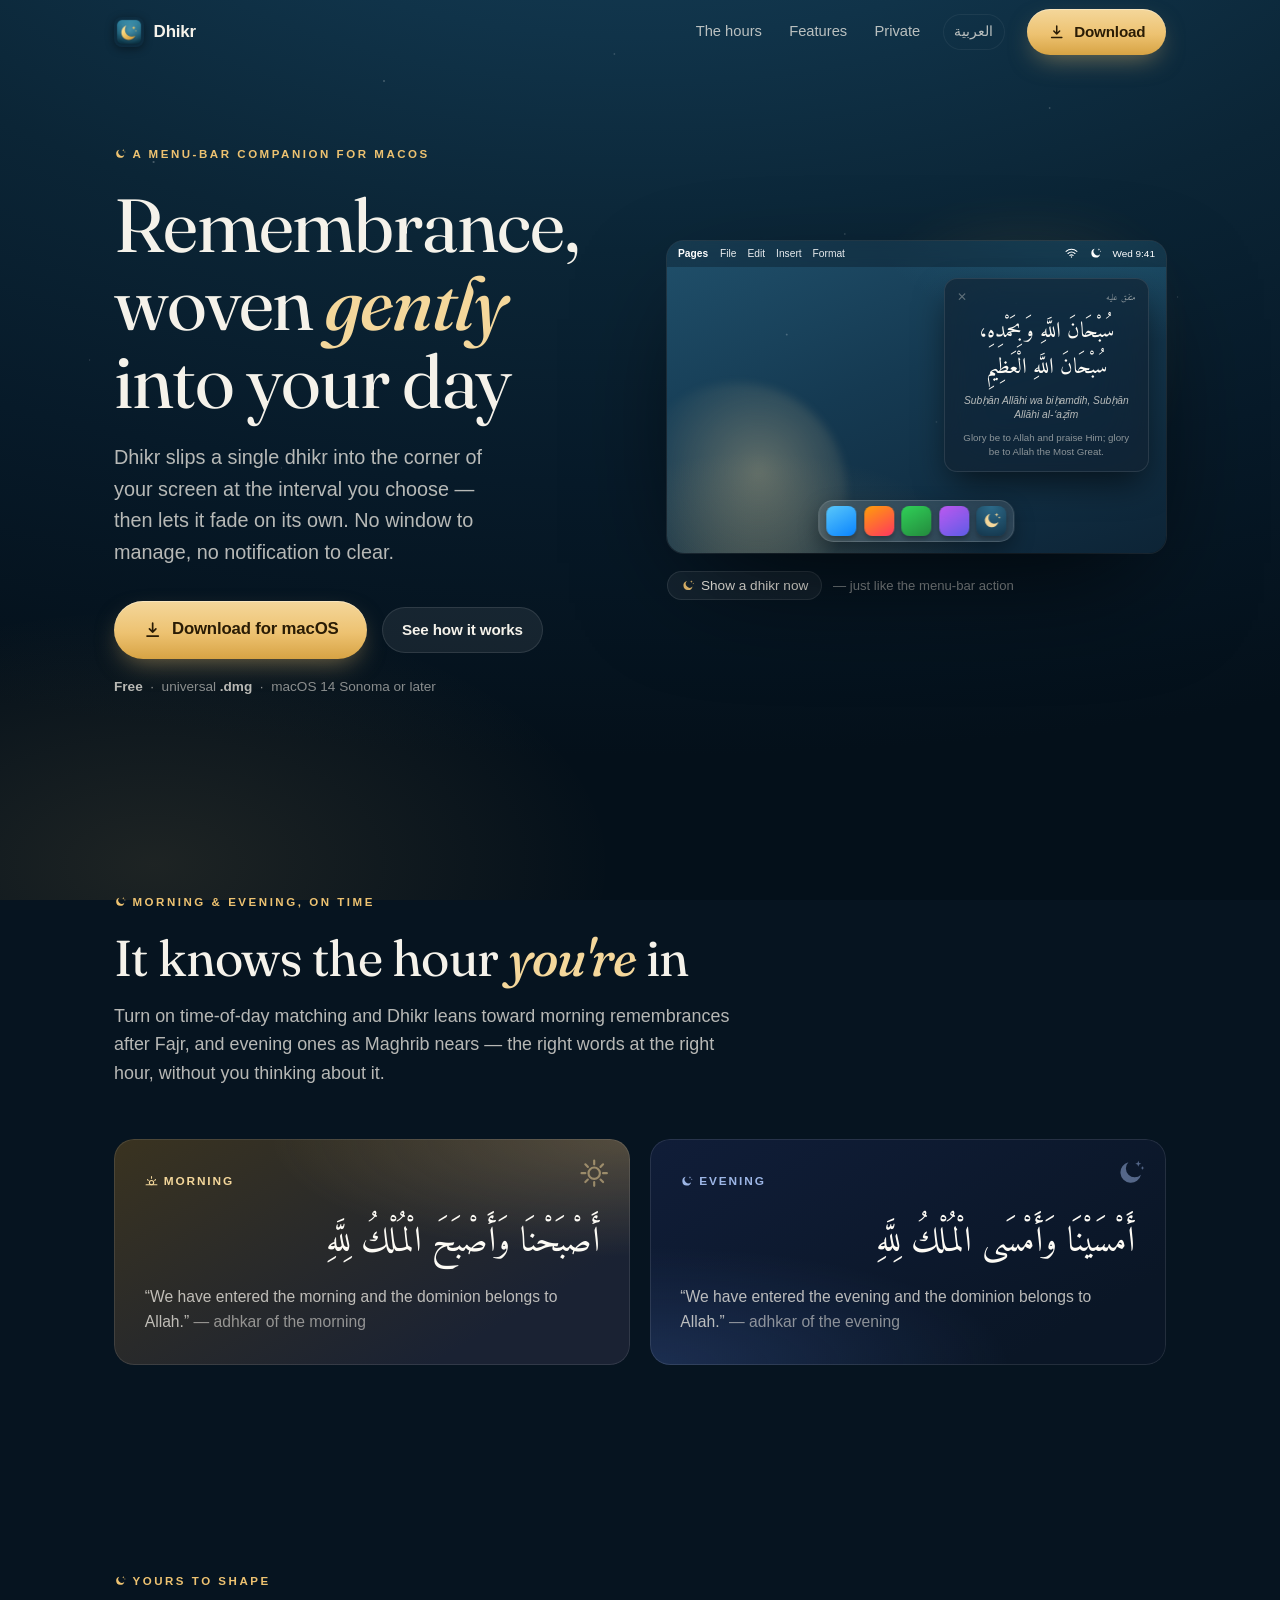
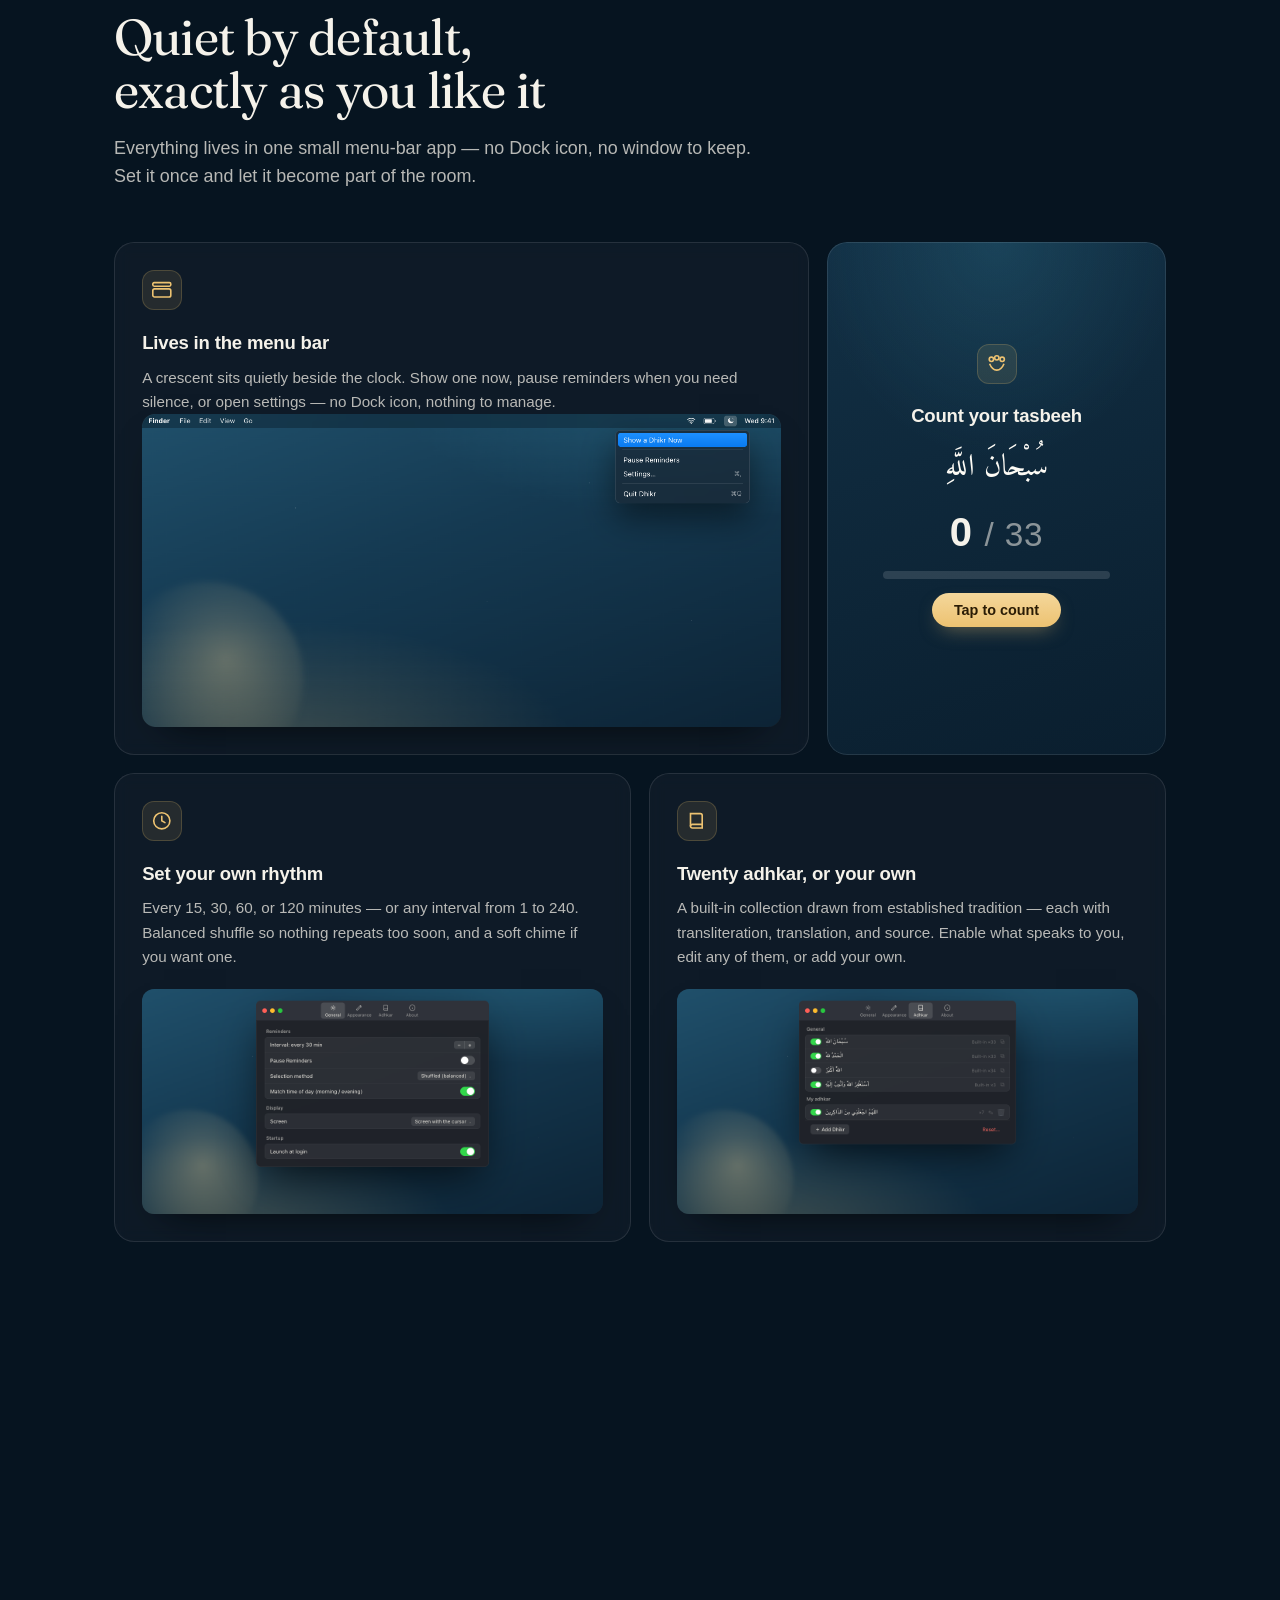
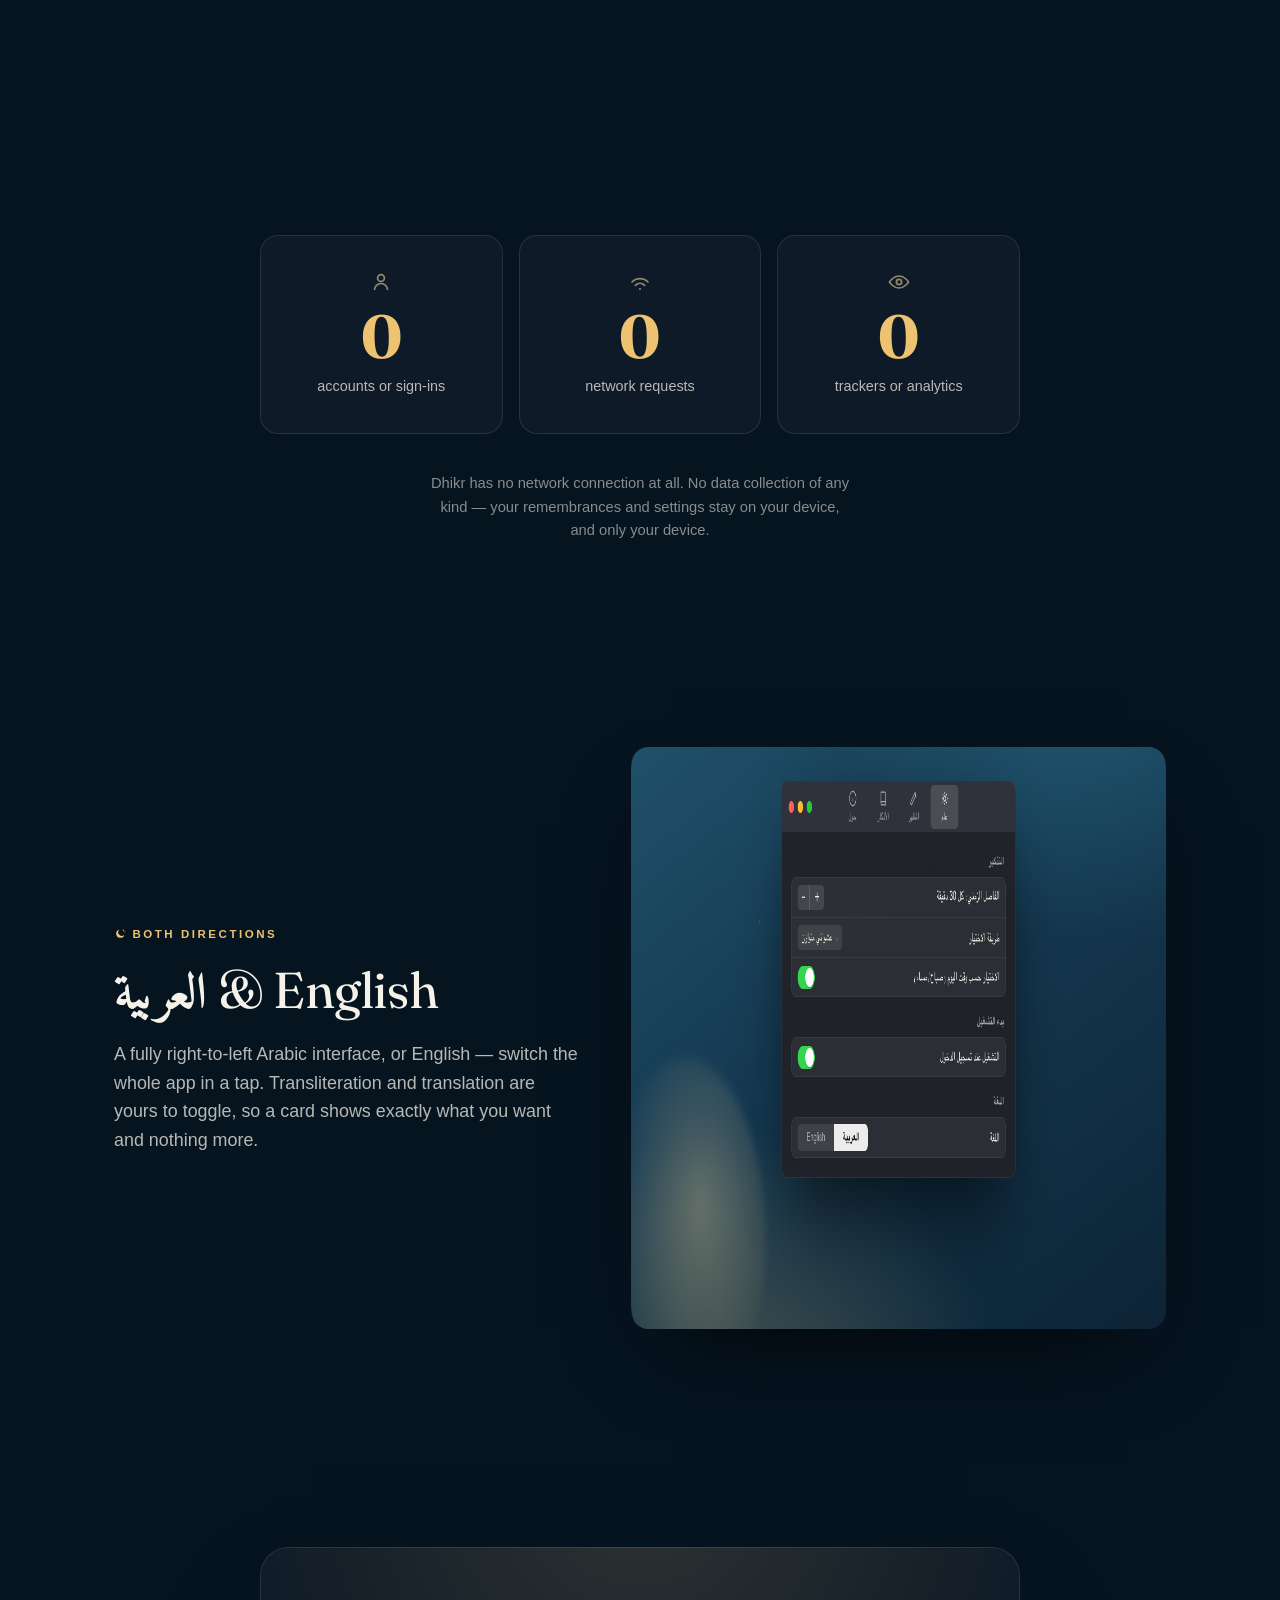
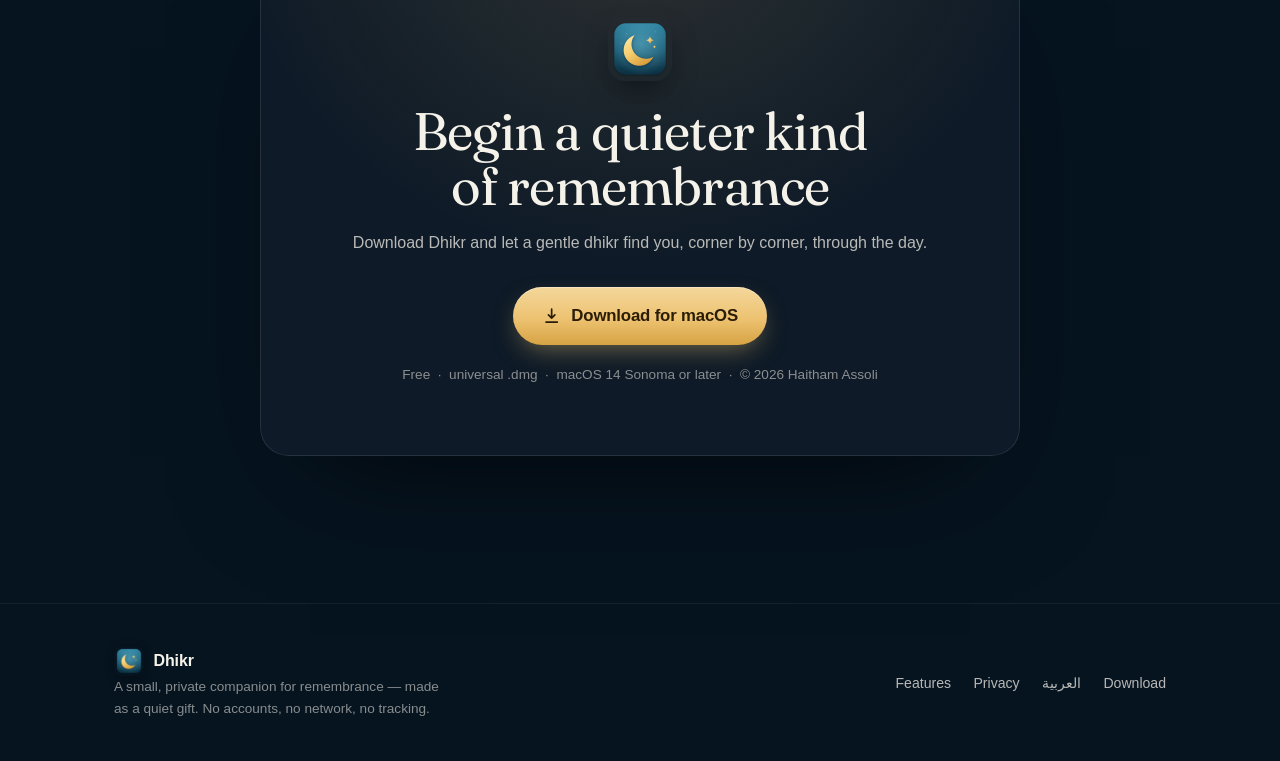
<file: docs/index.html>
<!doctype html>
<html lang="en">
<head>
<meta charset="utf-8">
<meta name="viewport" content="width=device-width, initial-scale=1">
<title>Dhikr — Remembrance, woven gently into your day</title>
<meta name="description" content="A macOS menu-bar companion that slips a single dhikr into the corner of your screen at the interval you choose, then lets it fade. Private, offline, and free.">
<meta name="theme-color" content="#061420">
<link rel="icon" href="assets/favicon.png" type="image/png">
<link rel="apple-touch-icon" href="assets/icon-256.png">

<!-- language alternates -->
<link rel="alternate" hreflang="en" href="index.html">
<link rel="alternate" hreflang="ar" href="ar.html">
<link rel="alternate" hreflang="x-default" href="index.html">

<!-- Open Graph -->
<meta property="og:site_name" content="Dhikr">
<meta property="og:title" content="Dhikr — Remembrance, woven gently into your day">
<meta property="og:description" content="A gentle menu-bar adhkar companion for macOS. Private, offline, free.">
<meta property="og:type" content="website">
<meta property="og:url" content="https://dhikr.assoli.site/">
<meta property="og:locale" content="en">
<meta property="og:locale:alternate" content="ar">
<meta property="og:image" content="https://dhikr.assoli.site/assets/01-hero.jpg">
<meta property="og:image:width" content="1600">
<meta property="og:image:height" content="1000">
<meta property="og:image:alt" content="Dhikr fading a remembrance into the corner of a Mac desktop">

<!-- Twitter -->
<meta name="twitter:card" content="summary_large_image">
<meta name="twitter:title" content="Dhikr — Remembrance, woven gently into your day">
<meta name="twitter:description" content="A gentle menu-bar adhkar companion for macOS. Private, offline, free.">
<meta name="twitter:image" content="https://dhikr.assoli.site/assets/01-hero.jpg">

<link rel="preconnect" href="https://fonts.googleapis.com">
<link rel="preconnect" href="https://fonts.gstatic.com" crossorigin>
<link href="https://fonts.googleapis.com/css2?family=Amiri:ital,wght@0,400;0,700;1,400&family=Fraunces:ital,opsz,wght@0,9..144,400;0,9..144,500;0,9..144,600;0,9..144,700;1,9..144,400;1,9..144,500&display=swap" rel="stylesheet">
<link rel="stylesheet" href="assets/site.css">
</head>
<body>
<a class="skip" href="#download">Skip to download</a>

<!-- reusable crescent glyph (moon + 2 stars) -->
<svg width="0" height="0" style="position:absolute" aria-hidden="true"><defs>
  <g id="moon">
    <path d="M20.5 13.2A8.2 8.2 0 1 1 10.6 3.4 6.6 6.6 0 0 0 20.5 13.2Z" fill="currentColor"/>
    <path d="M18.4 2.2l.62 1.74 1.74.62-1.74.62-.62 1.74-.62-1.74-1.74-.62 1.74-.62z" fill="currentColor"/>
    <path d="M21.7 6.4l.4 1.12 1.12.4-1.12.4-.4 1.12-.4-1.12-1.12-.4 1.12-.4z" fill="currentColor"/>
  </g>
</defs></svg>

<!-- ================================================================ NAV -->
<header class="nav" id="nav">
  <div class="wrap row">
    <a class="brand" href="#top" aria-label="Dhikr, home">
      <img class="mk" src="assets/icon.png" alt="" width="30" height="30">
      Dhikr
    </a>
    <nav class="links" aria-label="Primary">
      <a href="#hours">The hours</a>
      <a href="#features">Features</a>
      <a href="#private">Private</a>
    </nav>
    <a class="lang" href="ar.html" hreflang="ar" lang="ar" aria-label="التبديل إلى العربية">العربية</a>
    <a class="btn btn-gold dl" href="https://github.com/haithamassoli/azkari-mac-app/releases/latest/download/Dhikr.dmg" download>
      <svg viewBox="0 0 24 24" fill="none" stroke="currentColor" stroke-width="2.1" stroke-linecap="round" stroke-linejoin="round" aria-hidden="true"><path d="M12 4v11m0 0 4-4m-4 4-4-4M5 20h14"/></svg>
      Download
    </a>
  </div>
</header>

<div class="sky" aria-hidden="true"></div>
<div class="stars" aria-hidden="true"></div>

<main id="top">
<!-- =============================================================== HERO -->
<section class="hero" aria-labelledby="h1">
  <div class="wrap grid">
    <div class="txt">
      <span class="eyebrow"><svg viewBox="0 0 24 24" aria-hidden="true"><use href="#moon"/></svg>A menu-bar companion for macOS</span>
      <h1 class="serif" id="h1">Remembrance,<br>woven <span class="em">gently</span><br>into your day</h1>
      <p class="lede">Dhikr slips a single dhikr into the corner of your screen at the interval you choose — then lets it fade on its own. No window to manage, no notification to clear.</p>
      <div class="cta">
        <a class="btn btn-gold btn-lg" href="https://github.com/haithamassoli/azkari-mac-app/releases/latest/download/Dhikr.dmg" download>
          <svg viewBox="0 0 24 24" fill="none" stroke="currentColor" stroke-width="2.1" stroke-linecap="round" stroke-linejoin="round" aria-hidden="true"><path d="M12 4v11m0 0 4-4m-4 4-4-4M5 20h14"/></svg>
          Download for macOS
        </a>
        <a class="btn btn-ghost" href="#features">See how it works</a>
      </div>
      <p class="fine"><b>Free</b> &nbsp;·&nbsp; universal <b>.dmg</b> &nbsp;·&nbsp; macOS 14 Sonoma or later</p>
    </div>

    <div>
      <figure class="demo" aria-label="A live preview: Dhikr fading a remembrance into the corner of a Mac desktop">
        <div class="glowpad" aria-hidden="true"></div>
        <div class="mac" dir="ltr" aria-hidden="true">
          <div class="moonglow"></div>
          <div class="mbar">
            <span class="app">Pages</span>
            <span class="mn"><span>File</span><span>Edit</span><span>Insert</span><span>Format</span></span>
            <span class="rt">
              <svg viewBox="0 0 24 18" fill="none" stroke="#fff" stroke-width="2" stroke-linecap="round"><path d="M2 5a15 15 0 0 1 20 0"/><path d="M5.5 9a10 10 0 0 1 13 0"/><path d="M9 12.6a5 5 0 0 1 6 0"/><circle cx="12" cy="15.4" r="1.3" fill="#fff" stroke="none"/></svg>
              <span class="micon"><svg viewBox="0 0 24 24"><use href="#moon"/></svg></span>
              <span style="font-size:2cqw;font-weight:500">Wed 9:41</span>
            </span>
          </div>
          <div class="tcard" id="tcard">
            <div class="hd"><span class="src" id="t-src"></span><span class="x">✕</span></div>
            <div class="ar" id="t-ar"></div>
            <div class="tl" id="t-tl"></div>
            <div class="en" id="t-en"></div>
          </div>
          <div class="dock">
            <i style="background:linear-gradient(150deg,#5ac8fa,#0a84ff)"></i>
            <i style="background:linear-gradient(150deg,#ff9f0a,#ff375f)"></i>
            <i style="background:linear-gradient(150deg,#30d158,#248a3d)"></i>
            <i style="background:linear-gradient(150deg,#bf5af2,#5e5ce6)"></i>
            <i class="moon"><svg viewBox="0 0 24 24"><use href="#moon"/></svg></i>
          </div>
        </div>
        <figcaption class="summon">
          <button id="summon" type="button">
            <svg viewBox="0 0 24 24" aria-hidden="true"><use href="#moon"/></svg>
            Show a dhikr now
          </button>
          <span class="hint">— just like the menu-bar action</span>
        </figcaption>
      </figure>
    </div>
  </div>
</section>

<!-- ====================================================== THE HOURS -->
<section class="band" id="hours" aria-labelledby="hours-h">
  <div class="wrap">
    <div class="head reveal">
      <span class="eyebrow"><svg viewBox="0 0 24 24" aria-hidden="true"><use href="#moon"/></svg>Morning &amp; evening, on time</span>
      <h2 class="serif" id="hours-h">It knows the hour <span class="em">you're</span> in</h2>
      <p>Turn on time-of-day matching and Dhikr leans toward morning remembrances after Fajr, and evening ones as Maghrib nears — the right words at the right hour, without you thinking about it.</p>
    </div>
    <div class="hours">
      <div class="hour dawn reveal">
        <span class="tag"><svg viewBox="0 0 24 24" fill="none" stroke="currentColor" stroke-width="2" stroke-linecap="round" aria-hidden="true"><circle cx="12" cy="14" r="4"/><path d="M12 3v3M4.5 8.5 6 10M19.5 8.5 18 10M2 18h20"/></svg>Morning</span>
        <p class="ar" dir="rtl" lang="ar">أَصْبَحْنَا وَأَصْبَحَ الْمُلْكُ لِلَّهِ</p>
        <p class="en">“We have entered the morning and the dominion belongs to Allah.” <span style="color:var(--ink-52)">— adhkar of the morning</span></p>
        <svg class="glyph" viewBox="0 0 24 24" fill="none" stroke="currentColor" stroke-width="1.7" stroke-linecap="round" aria-hidden="true"><circle cx="12" cy="12" r="4.5"/><path d="M12 2v3M12 19v3M2 12h3M19 12h3M5 5l2 2M17 17l2 2M19 5l-2 2M7 17l-2 2"/></svg>
      </div>
      <div class="hour dusk reveal">
        <span class="tag"><svg viewBox="0 0 24 24" aria-hidden="true"><use href="#moon"/></svg>Evening</span>
        <p class="ar" dir="rtl" lang="ar">أَمْسَيْنَا وَأَمْسَى الْمُلْكُ لِلَّهِ</p>
        <p class="en">“We have entered the evening and the dominion belongs to Allah.” <span style="color:var(--ink-52)">— adhkar of the evening</span></p>
        <svg class="glyph" viewBox="0 0 24 24" aria-hidden="true"><use href="#moon"/></svg>
      </div>
    </div>
  </div>
</section>

<!-- ====================================================== FEATURES -->
<section class="band" id="features" aria-labelledby="feat-h">
  <div class="wrap">
    <div class="head reveal">
      <span class="eyebrow"><svg viewBox="0 0 24 24" aria-hidden="true"><use href="#moon"/></svg>Yours to shape</span>
      <h2 class="serif" id="feat-h">Quiet by default,<br>exactly as you like it</h2>
      <p>Everything lives in one small menu-bar app — no Dock icon, no window to keep. Set it once and let it become part of the room.</p>
    </div>

    <div class="bento">
      <!-- menu bar -->
      <article class="cell c-wide c-tall reveal">
        <div class="ic"><svg viewBox="0 0 24 24" fill="none" stroke="currentColor" stroke-width="1.8" aria-hidden="true"><rect x="2" y="4" width="20" height="4" rx="1.5"/><path d="M17 6h.01"/><rect x="2" y="11" width="20" height="9" rx="2"/></svg></div>
        <h3>Lives in the menu bar</h3>
        <p>A crescent sits quietly beside the clock. Show one now, pause reminders when you need silence, or open settings — no Dock icon, nothing to manage.</p>
        <div class="shot"><img src="assets/app-menubar.png" alt="Dhikr's menu-bar dropdown: Show a Dhikr Now, Pause Reminders, Settings, Quit Dhikr" loading="lazy" width="1188" height="582"></div>
      </article>

      <!-- tasbeeh interactive -->
      <article class="cell c-span2 tasbeeh reveal" aria-labelledby="tas-h">
        <div class="ic" style="margin-inline:auto"><svg viewBox="0 0 24 24" fill="none" stroke="currentColor" stroke-width="1.8" aria-hidden="true"><circle cx="6" cy="7" r="2.4"/><circle cx="12" cy="5.4" r="2.4"/><circle cx="18" cy="7" r="2.4"/><path d="M4 12c2 5 4 7 8 7s6-2 8-7"/></svg></div>
        <h3 id="tas-h" style="margin-bottom:.3rem">Count your tasbeeh</h3>
        <p class="ar" dir="rtl" lang="ar">سُبْحَانَ اللَّهِ</p>
        <div class="cnt"><span id="tcount">0</span> <small>/ 33</small></div>
        <div class="beadbar"><i id="tbar"></i></div>
        <button class="tap" id="tbtn" type="button">Tap to count</button>
        <div class="done" id="tdone" role="status" aria-live="polite"></div>
      </article>

      <!-- rhythm -->
      <article class="cell c-span3 reveal">
        <div class="ic"><svg viewBox="0 0 24 24" fill="none" stroke="currentColor" stroke-width="1.8" aria-hidden="true"><circle cx="12" cy="12" r="9"/><path d="M12 7v5l3.5 2" stroke-linecap="round"/></svg></div>
        <h3>Set your own rhythm</h3>
        <p>Every 15, 30, 60, or 120 minutes — or any interval from 1 to 240. Balanced shuffle so nothing repeats too soon, and a soft chime if you want one.</p>
        <div class="shot"><img src="assets/app-settings.png" alt="Dhikr settings: interval every 30 minutes, selection method, match time of day, launch at login" loading="lazy" width="1188" height="582"></div>
      </article>

      <!-- library -->
      <article class="cell c-span3 reveal">
        <div class="ic"><svg viewBox="0 0 24 24" fill="none" stroke="currentColor" stroke-width="1.8" aria-hidden="true"><path d="M5 4h11a2 2 0 0 1 2 2v14H7a2 2 0 0 1-2-2z"/><path d="M18 16H7a2 2 0 0 0-2 2"/></svg></div>
        <h3>Twenty adhkar, or your own</h3>
        <p>A built-in collection drawn from established tradition — each with transliteration, translation, and source. Enable what speaks to you, edit any of them, or add your own.</p>
        <div class="shot"><img src="assets/app-library.png" alt="Dhikr adhkar library with toggles, built-in counts, edit, and Add Dhikr" loading="lazy" width="1188" height="582"></div>
      </article>

      <!-- corner -->
      <article class="cell c-span2 reveal">
        <div class="ic"><svg viewBox="0 0 24 24" fill="none" stroke="currentColor" stroke-width="1.8" aria-hidden="true"><rect x="3" y="4" width="18" height="14" rx="2"/><rect x="13.5" y="6.5" width="6" height="5" rx="1.2" fill="currentColor" stroke="none" opacity=".7"/></svg></div>
        <h3>Your corner, your screen</h3>
        <p>Pick which corner it appears in, how long it lingers, the font size, and which display on a multi-monitor desk.</p>
      </article>

      <!-- login -->
      <article class="cell c-span2 reveal">
        <div class="ic"><svg viewBox="0 0 24 24" fill="none" stroke="currentColor" stroke-width="1.8" aria-hidden="true"><path d="M10 4h8a2 2 0 0 1 2 2v12a2 2 0 0 1-2 2h-8"/><path d="M13 12H3m0 0 4-4m-4 4 4 4" stroke-linecap="round" stroke-linejoin="round"/></svg></div>
        <h3>Always there at login</h3>
        <p>Launch quietly when you start your Mac. It's simply present — never asking for attention.</p>
      </article>

      <!-- authentic sourcing -->
      <article class="cell c-span2 reveal">
        <div class="ic"><svg viewBox="0 0 24 24" fill="none" stroke="currentColor" stroke-width="1.8" aria-hidden="true"><path d="M12 3 4 6v5c0 4 3.4 7.4 8 9 4.6-1.6 8-5 8-9V6z"/><path d="m8.7 11.6 2.2 2.2 4.4-4.9" stroke-linecap="round" stroke-linejoin="round"/></svg></div>
        <h3>Every dhikr keeps its source</h3>
        <p>Each remembrance carries its attribution — <span dir="rtl" lang="ar">متفق عليه</span>, Sahih Muslim, al-Bukhari — so you always know where it comes from.</p>
      </article>
    </div>
  </div>
</section>

<!-- ====================================================== PRIVACY -->
<section class="band privacy" id="private" aria-labelledby="priv-h">
  <div class="wrap">
    <div class="head center reveal">
      <span class="eyebrow" style="justify-content:center"><svg viewBox="0 0 24 24" fill="none" stroke="currentColor" stroke-width="2" aria-hidden="true"><path d="M12 3l7 3v6c0 4-3 7-7 9-4-2-7-5-7-9V6z"/></svg>Private by design</span>
      <h2 class="serif" id="priv-h">Nothing leaves your Mac</h2>
    </div>
    <div class="zeros">
      <div class="zero reveal">
        <svg viewBox="0 0 24 24" fill="none" stroke="currentColor" stroke-width="1.7" aria-hidden="true"><circle cx="12" cy="8" r="3.4"/><path d="M5.5 20a6.5 6.5 0 0 1 13 0"/></svg>
        <b>0</b><span>accounts or sign-ins</span>
      </div>
      <div class="zero reveal">
        <svg viewBox="0 0 24 24" fill="none" stroke="currentColor" stroke-width="1.7" stroke-linecap="round" aria-hidden="true"><path d="M4 12a11 11 0 0 1 16 0"/><path d="M7.4 15.4a6 6 0 0 1 9.2 0"/><circle cx="12" cy="19" r="1.1" fill="currentColor" stroke="none"/></svg>
        <b>0</b><span>network requests</span>
      </div>
      <div class="zero reveal">
        <svg viewBox="0 0 24 24" fill="none" stroke="currentColor" stroke-width="1.7" aria-hidden="true"><path d="M2.5 12S6 6 12 6s9.5 6 9.5 6-3.5 6-9.5 6-9.5-6-9.5-6z"/><circle cx="12" cy="12" r="2.6"/></svg>
        <b>0</b><span>trackers or analytics</span>
      </div>
    </div>
    <p class="note">Dhikr has no network connection at all. No data collection of any kind — your remembrances and settings stay on your device, and only your device.</p>
  </div>
</section>

<!-- ====================================================== BILINGUAL -->
<section class="band bi" aria-labelledby="bi-h">
  <div class="wrap grid">
    <div class="head reveal" style="max-width:none">
      <span class="eyebrow"><svg viewBox="0 0 24 24" aria-hidden="true"><use href="#moon"/></svg>Both directions</span>
      <h2 class="serif" id="bi-h"><span class="ar-in" dir="rtl" lang="ar">العربية</span> &amp; English</h2>
      <p>A fully right-to-left Arabic interface, or English — switch the whole app in a tap. Transliteration and translation are yours to toggle, so a card shows exactly what you want and nothing more.</p>
    </div>
    <div class="shot reveal"><img src="assets/app-bilingual.png" alt="Dhikr's settings in a fully right-to-left Arabic interface" loading="lazy" width="1188" height="582"></div>
  </div>
</section>

<!-- ====================================================== FINAL CTA -->
<section class="final" id="download">
  <div class="wrap">
    <div class="card reveal">
      <img class="moonmark" src="assets/icon.png" alt="" width="64" height="64">
      <h2 class="serif">Begin a quieter kind<br>of remembrance</h2>
      <p>Download Dhikr and let a gentle dhikr find you, corner by corner, through the day.</p>
      <a class="btn btn-gold btn-lg" href="https://github.com/haithamassoli/azkari-mac-app/releases/latest/download/Dhikr.dmg" download>
        <svg viewBox="0 0 24 24" fill="none" stroke="currentColor" stroke-width="2.1" stroke-linecap="round" stroke-linejoin="round" aria-hidden="true"><path d="M12 4v11m0 0 4-4m-4 4-4-4M5 20h14"/></svg>
        Download for macOS
      </a>
      <p class="fine">Free &nbsp;·&nbsp; universal .dmg &nbsp;·&nbsp; macOS 14 Sonoma or later &nbsp;·&nbsp; © 2026 Haitham Assoli</p>
    </div>
  </div>
</section>
</main>

<footer>
  <div class="wrap row">
    <div>
      <a class="brand" href="#top"><img class="mk" src="assets/icon.png" alt="" width="30" height="30">Dhikr</a>
      <p class="meta">A small, private companion for remembrance — made as a quiet gift. No accounts, no network, no tracking.</p>
    </div>
    <nav class="lk" aria-label="Footer">
      <a href="#features">Features</a>
      <a href="#private">Privacy</a>
      <a href="ar.html" hreflang="ar" lang="ar">العربية</a>
      <a href="https://github.com/haithamassoli/azkari-mac-app/releases/latest/download/Dhikr.dmg" download>Download</a>
    </nav>
  </div>
</footer>

<script>
(() => {
  const reduce = window.matchMedia('(prefers-reduced-motion: reduce)').matches;

  /* ---- nav glass on scroll ---- */
  const nav = document.getElementById('nav');
  const onScroll = () => nav.classList.toggle('scrolled', window.scrollY > 12);
  onScroll(); addEventListener('scroll', onScroll, {passive:true});

  /* ---- reveal on view ---- */
  const revs = document.querySelectorAll('.reveal');
  if (reduce || !('IntersectionObserver' in window)) {
    revs.forEach(el => el.classList.add('in'));
  } else {
    const io = new IntersectionObserver((es) => {
      es.forEach(e => { if (e.isIntersecting){ e.target.classList.add('in'); io.unobserve(e.target); } });
    }, {threshold:.16, rootMargin:'0px 0px -8% 0px'});
    revs.forEach(el => io.observe(el));
  }

  /* ---- hero: real adhkar fading into the corner ---- */
  const ADHKAR = [
    {src:'متفق عليه', ar:'سُبْحَانَ اللَّهِ وَبِحَمْدِهِ،\nسُبْحَانَ اللَّهِ الْعَظِيمِ',
     tl:'Subḥān Allāhi wa biḥamdih, Subḥān Allāhi al-ʿaẓīm', en:'Glory be to Allah and praise Him; glory be to Allah the Most Great.'},
    {src:'تهليل — متفق عليه', ar:'لَا إِلَٰهَ إِلَّا اللَّهُ\nوَحْدَهُ لَا شَرِيكَ لَهُ',
     tl:'Lā ilāha illā Allāh, waḥdahu lā sharīka lah', en:'There is no god but Allah alone, with no partner.'},
    {src:'أذكار الصباح — صحيح مسلم', ar:'أَصْبَحْنَا وَأَصْبَحَ\nالْمُلْكُ لِلَّهِ',
     tl:'Aṣbaḥnā wa aṣbaḥa al-mulku lillāh', en:'We have entered the morning and the dominion belongs to Allah.'},
    {src:'استغفار — صحيح مسلم', ar:'أَسْتَغْفِرُ اللَّهَ\nوَأَتُوبُ إِلَيْهِ',
     tl:'Astaghfiru Allāha wa atūbu ilayh', en:'I seek Allah’s forgiveness and turn to Him in repentance.'},
    {src:'صحيح مسلم', ar:'أَعُوذُ بِكَلِمَاتِ اللَّهِ\nالتَّامَّاتِ مِنْ شَرِّ مَا خَلَقَ',
     tl:'Aʿūdhu bikalimāti Allāhi at-tāmmāti min sharri mā khalaq', en:'I seek refuge in the perfect words of Allah from the evil of what He created.'},
  ];
  const card = document.getElementById('tcard');
  const elSrc = document.getElementById('t-src'), elAr = document.getElementById('t-ar'),
        elTl = document.getElementById('t-tl'), elEn = document.getElementById('t-en');
  let idx = -1, timer = null;

  function paint(i){
    const d = ADHKAR[i];
    elSrc.textContent = d.src; elAr.textContent = d.ar; elTl.textContent = d.tl; elEn.textContent = d.en;
  }
  function present(next){
    idx = (next ?? idx + 1) % ADHKAR.length;
    if (reduce){ paint(idx); card.classList.add('in'); return; }
    card.classList.remove('in','out');
    void card.offsetWidth;              // restart animation
    paint(idx);
    card.classList.add('in');
  }
  function cycle(){
    if (reduce) return;
    clearTimeout(timer);
    timer = setTimeout(() => {
      card.classList.remove('in'); card.classList.add('out');
      setTimeout(() => { present(); cycle(); }, 780);
    }, 5200);
  }
  present(0); cycle();

  document.getElementById('summon').addEventListener('click', () => {
    clearTimeout(timer);
    if (reduce){ present(); return; }
    card.classList.remove('in'); card.classList.add('out');
    setTimeout(() => { present(); cycle(); }, 420);
  });
  // pause the cycle when the tab is hidden
  document.addEventListener('visibilitychange', () => {
    if (document.hidden) clearTimeout(timer); else cycle();
  });

  /* ---- interactive tasbeeh counter ---- */
  const TARGET = 33;
  let n = 0;
  const cEl = document.getElementById('tcount'), bar = document.getElementById('tbar'),
        btn = document.getElementById('tbtn'), done = document.getElementById('tdone');
  btn.addEventListener('click', () => {
    n = n >= TARGET ? 0 : n + 1;
    cEl.textContent = n;
    bar.style.width = (n / TARGET * 100) + '%';
    done.textContent = n >= TARGET ? '✓ Complete — tap to begin again' : '';
  });
})();
</script>
</body>
</html>
</file>
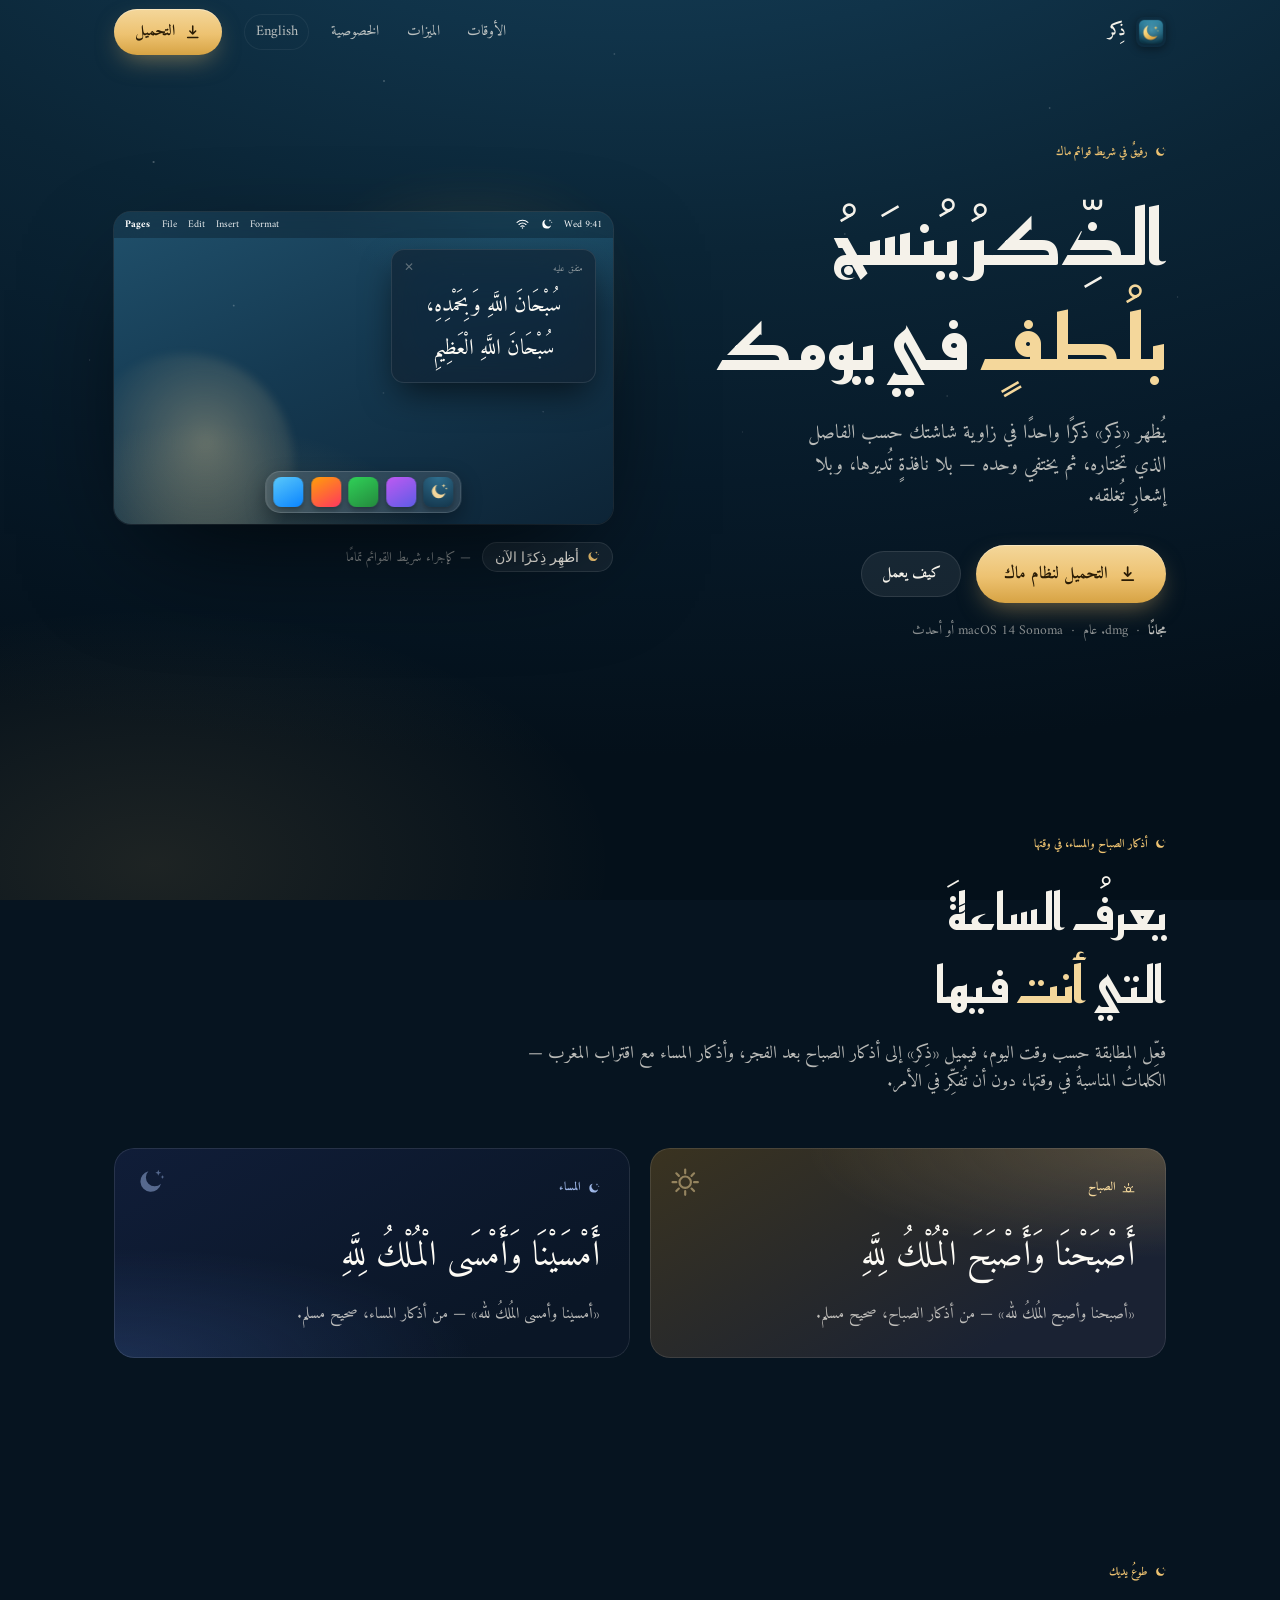
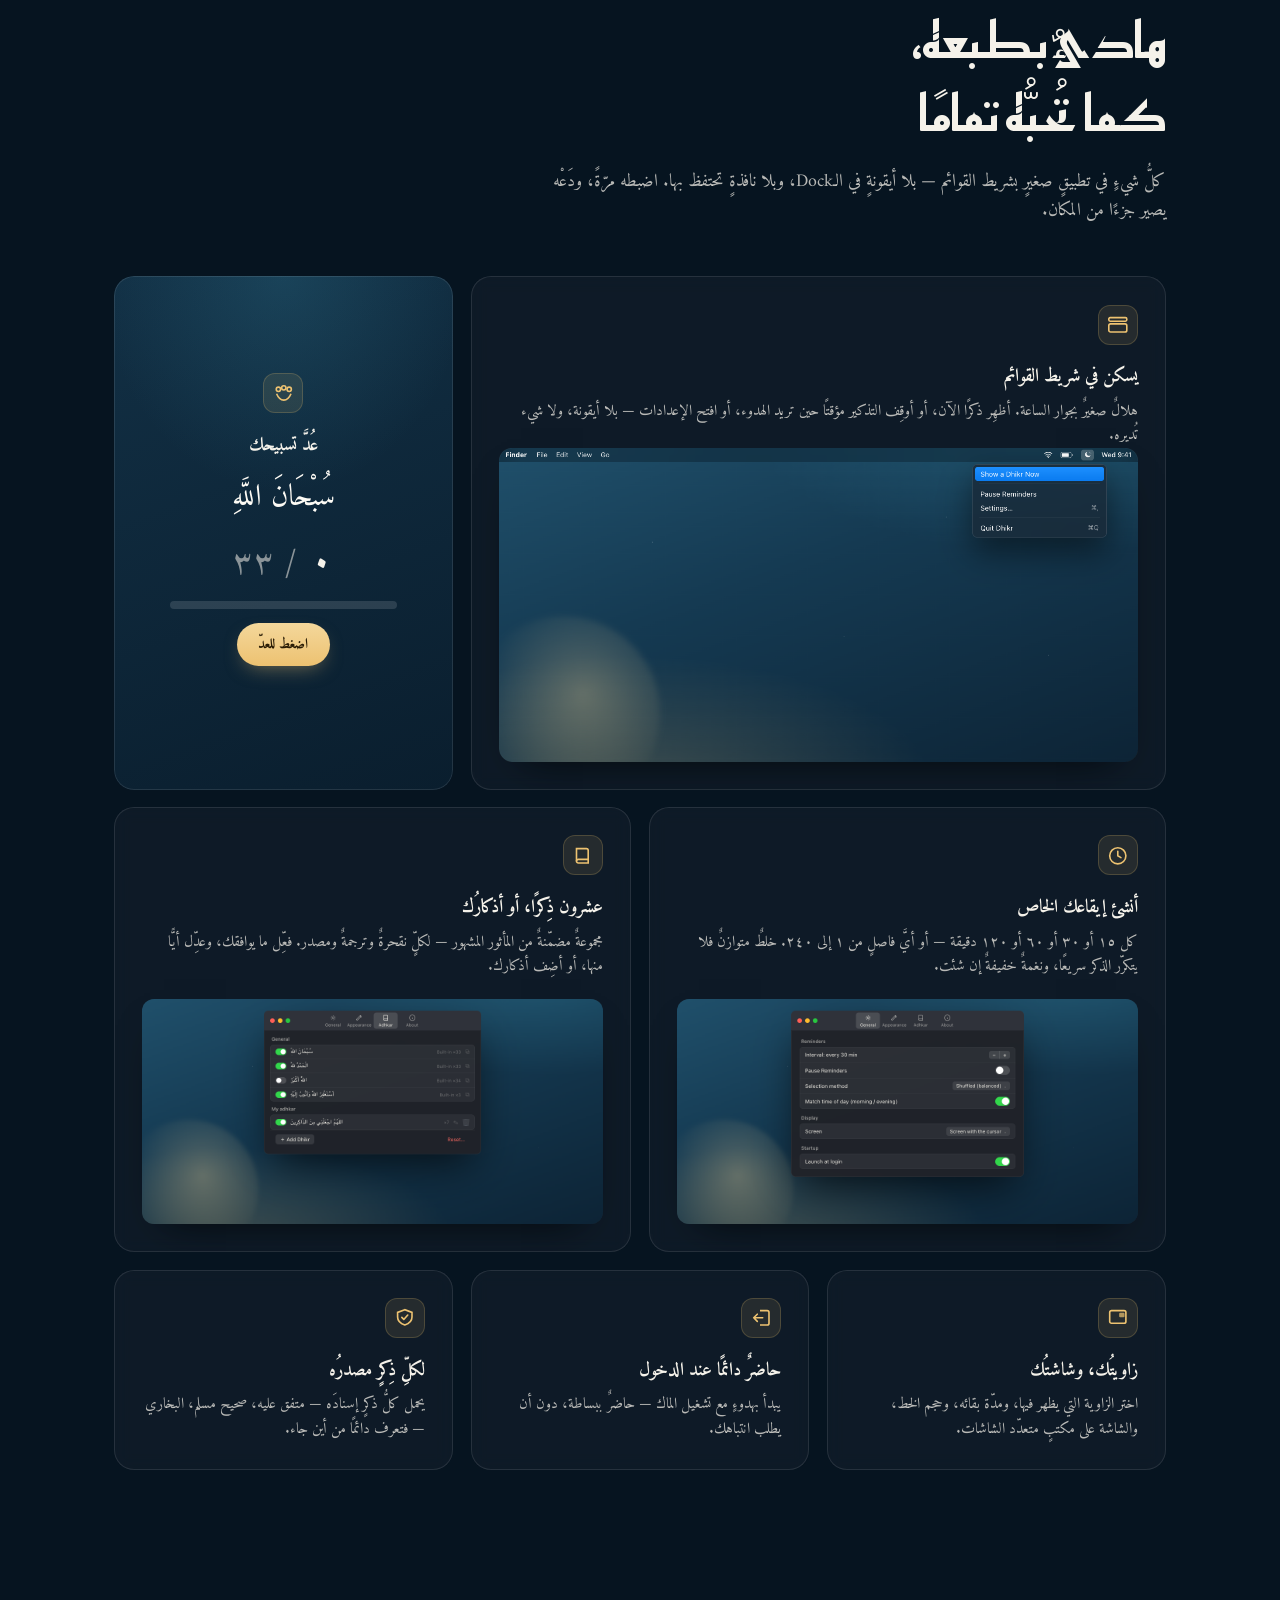
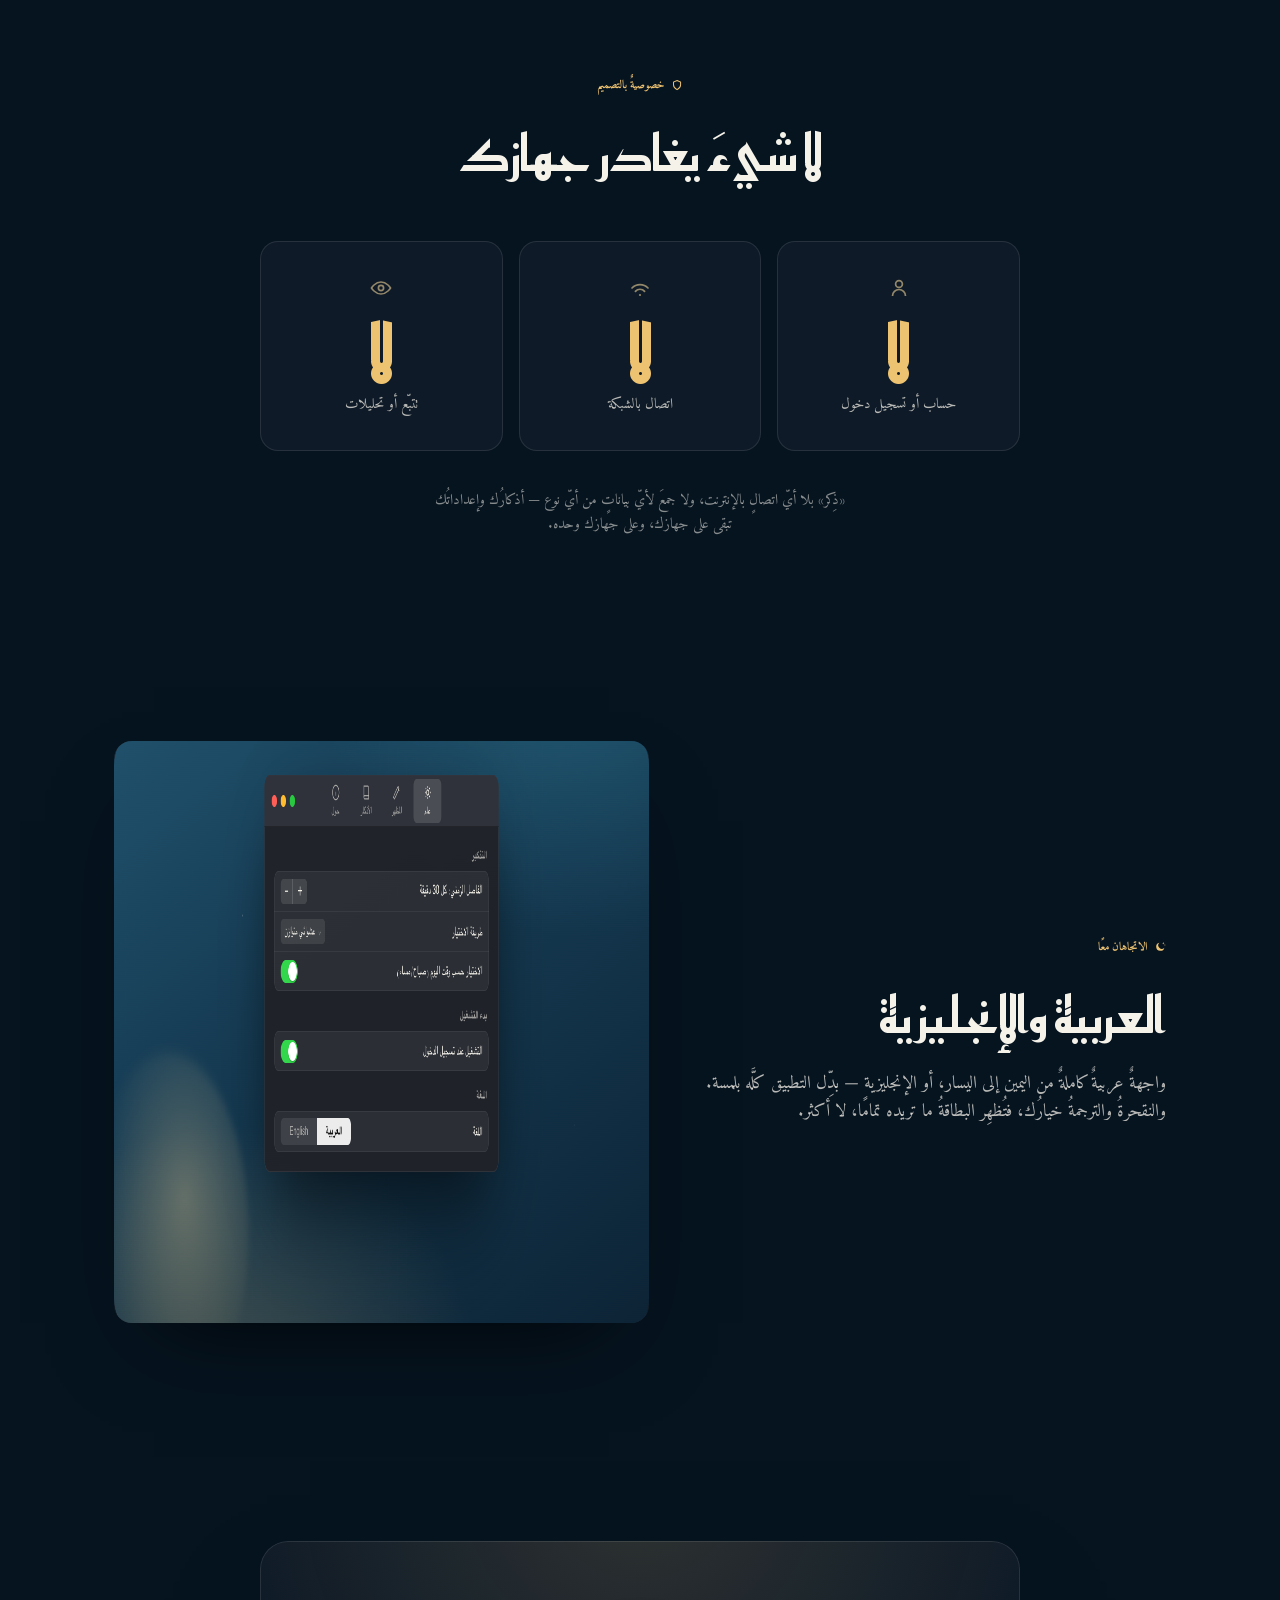
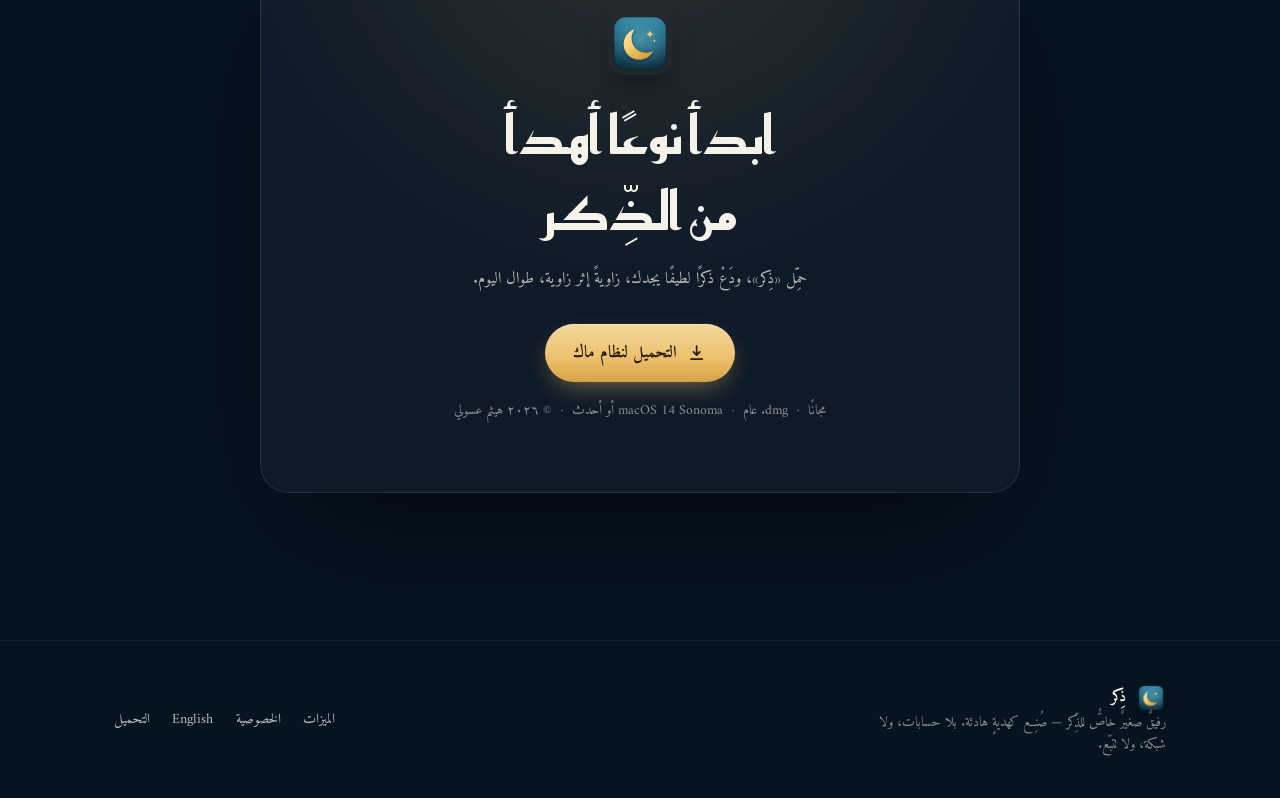
<file: docs/ar.html>
<!doctype html>
<html lang="ar" dir="rtl">
<head>
<meta charset="utf-8">
<meta name="viewport" content="width=device-width, initial-scale=1">
<title>ذِكر — الذِّكرُ يُنسَجُ بلُطفٍ في يومك</title>
<meta name="description" content="رفيقٌ في شريط قوائم ماك يُظهر ذكرًا لطيفًا في زاوية شاشتك حسب الفاصل الذي تختاره، ثم يختفي وحده. خصوصيةٌ تامة، وبلا إنترنت، ومجانًا.">
<meta name="theme-color" content="#061420">
<link rel="icon" href="assets/favicon.png" type="image/png">
<link rel="apple-touch-icon" href="assets/icon-256.png">

<!-- language alternates -->
<link rel="alternate" hreflang="ar" href="ar.html">
<link rel="alternate" hreflang="en" href="index.html">
<link rel="alternate" hreflang="x-default" href="index.html">

<!-- Open Graph -->
<meta property="og:site_name" content="ذِكر">
<meta property="og:title" content="ذِكر — الذِّكرُ يُنسَجُ بلُطفٍ في يومك">
<meta property="og:description" content="رفيقٌ لطيفٌ للأذكار في شريط قوائم ماك. خصوصيةٌ تامة، بلا إنترنت، ومجانًا.">
<meta property="og:type" content="website">
<meta property="og:url" content="https://dhikr.assoli.site/ar.html">
<meta property="og:locale" content="ar">
<meta property="og:locale:alternate" content="en">
<meta property="og:image" content="https://dhikr.assoli.site/assets/01-hero.jpg">
<meta property="og:image:width" content="1600">
<meta property="og:image:height" content="1000">
<meta property="og:image:alt" content="ذِكر يُظهر ذكرًا في زاوية سطح مكتب ماك">

<!-- Twitter -->
<meta name="twitter:card" content="summary_large_image">
<meta name="twitter:title" content="ذِكر — الذِّكرُ يُنسَجُ بلُطفٍ في يومك">
<meta name="twitter:description" content="رفيقٌ لطيفٌ للأذكار في شريط قوائم ماك. خصوصيةٌ تامة، بلا إنترنت، ومجانًا.">
<meta name="twitter:image" content="https://dhikr.assoli.site/assets/01-hero.jpg">

<link rel="preconnect" href="https://fonts.googleapis.com">
<link rel="preconnect" href="https://fonts.gstatic.com" crossorigin>
<link href="https://fonts.googleapis.com/css2?family=Amiri:wght@400;700&family=Reem+Kufi:wght@400..700&display=swap" rel="stylesheet">
<link rel="stylesheet" href="assets/site.css">

<style>
/* --- Arabic type system: Reem Kufi for display, Amiri for body + sacred text --- */
:root{
  --serif:"Reem Kufi","Amiri",sans-serif;
  --sans:"Amiri","SF Arabic","Geeza Pro","Al Bayan",serif;
  --ar:"Amiri","SF Arabic","Geeza Pro","Al Bayan",serif;
}
/* letter-spacing breaks Arabic cursive joining — reset everywhere it was set */
.eyebrow,.hour .tag,.serif,.brand,.cell h3,.btn,.nav .lang{letter-spacing:normal}
.em{font-style:normal;font-weight:700}              /* italic isn't idiomatic in Arabic; keep the gold */
.hero h1,.head h2,.final h2{font-weight:600}
.hero h1{line-height:1.4}
.head h2,.final h2{line-height:1.45}
.serif{line-height:1.3}
.hour .ar,.tcard .ar{line-height:1.95}              /* room for harakāt */
.zero b{font-family:"Reem Kufi",var(--ar);font-weight:700;font-size:clamp(2.6rem,6vw,3.9rem);line-height:1.15}
</style>
</head>
<body>
<a class="skip" href="#download">تخطَّ إلى التحميل</a>

<!-- reusable crescent glyph (moon + 2 stars) -->
<svg width="0" height="0" style="position:absolute" aria-hidden="true"><defs>
  <g id="moon">
    <path d="M20.5 13.2A8.2 8.2 0 1 1 10.6 3.4 6.6 6.6 0 0 0 20.5 13.2Z" fill="currentColor"/>
    <path d="M18.4 2.2l.62 1.74 1.74.62-1.74.62-.62 1.74-.62-1.74-1.74-.62 1.74-.62z" fill="currentColor"/>
    <path d="M21.7 6.4l.4 1.12 1.12.4-1.12.4-.4 1.12-.4-1.12-1.12-.4 1.12-.4z" fill="currentColor"/>
  </g>
</defs></svg>

<!-- ================================================================ NAV -->
<header class="nav" id="nav">
  <div class="wrap row">
    <a class="brand" href="#top" aria-label="ذِكر، الصفحة الرئيسية">
      <img class="mk" src="assets/icon.png" alt="" width="30" height="30">
      ذِكر
    </a>
    <nav class="links" aria-label="التنقّل">
      <a href="#hours">الأوقات</a>
      <a href="#features">الميزات</a>
      <a href="#private">الخصوصية</a>
    </nav>
    <a class="lang" href="index.html" hreflang="en" lang="en" aria-label="Switch to English">English</a>
    <a class="btn btn-gold dl" href="Dhikr.dmg" download>
      <svg viewBox="0 0 24 24" fill="none" stroke="currentColor" stroke-width="2.1" stroke-linecap="round" stroke-linejoin="round" aria-hidden="true"><path d="M12 4v11m0 0 4-4m-4 4-4-4M5 20h14"/></svg>
      التحميل
    </a>
  </div>
</header>

<div class="sky" aria-hidden="true"></div>
<div class="stars" aria-hidden="true"></div>

<main id="top">
<!-- =============================================================== HERO -->
<section class="hero" aria-labelledby="h1">
  <div class="wrap grid">
    <div class="txt">
      <span class="eyebrow"><svg viewBox="0 0 24 24" aria-hidden="true"><use href="#moon"/></svg>رفيقٌ في شريط قوائم ماك</span>
      <h1 class="serif" id="h1">الذِّكرُ يُنسَجُ<br><span class="em">بلُطفٍ</span> في يومك</h1>
      <p class="lede">يُظهر «ذِكر» ذكرًا واحدًا في زاوية شاشتك حسب الفاصل الذي تختاره، ثم يختفي وحده — بلا نافذةٍ تُديرها، وبلا إشعارٍ تُغلقه.</p>
      <div class="cta">
        <a class="btn btn-gold btn-lg" href="Dhikr.dmg" download>
          <svg viewBox="0 0 24 24" fill="none" stroke="currentColor" stroke-width="2.1" stroke-linecap="round" stroke-linejoin="round" aria-hidden="true"><path d="M12 4v11m0 0 4-4m-4 4-4-4M5 20h14"/></svg>
          التحميل لنظام ماك
        </a>
        <a class="btn btn-ghost" href="#features">كيف يعمل</a>
      </div>
      <p class="fine"><b>مجانًا</b> &nbsp;·&nbsp; <bdi>.dmg</bdi> عام &nbsp;·&nbsp; <bdi>macOS 14 Sonoma</bdi> أو أحدث</p>
    </div>

    <div>
      <figure class="demo" aria-label="معاينة حيّة: «ذِكر» يُظهر ذكرًا في زاوية شاشة ماك">
        <div class="glowpad" aria-hidden="true"></div>
        <div class="mac" dir="ltr" aria-hidden="true">
          <div class="moonglow"></div>
          <div class="mbar">
            <span class="app">Pages</span>
            <span class="mn"><span>File</span><span>Edit</span><span>Insert</span><span>Format</span></span>
            <span class="rt">
              <svg viewBox="0 0 24 18" fill="none" stroke="#fff" stroke-width="2" stroke-linecap="round"><path d="M2 5a15 15 0 0 1 20 0"/><path d="M5.5 9a10 10 0 0 1 13 0"/><path d="M9 12.6a5 5 0 0 1 6 0"/><circle cx="12" cy="15.4" r="1.3" fill="#fff" stroke="none"/></svg>
              <span class="micon"><svg viewBox="0 0 24 24"><use href="#moon"/></svg></span>
              <span style="font-size:2cqw;font-weight:500">Wed 9:41</span>
            </span>
          </div>
          <div class="tcard" id="tcard">
            <div class="hd"><span class="src" id="t-src"></span><span class="x">✕</span></div>
            <div class="ar" id="t-ar"></div>
          </div>
          <div class="dock">
            <i style="background:linear-gradient(150deg,#5ac8fa,#0a84ff)"></i>
            <i style="background:linear-gradient(150deg,#ff9f0a,#ff375f)"></i>
            <i style="background:linear-gradient(150deg,#30d158,#248a3d)"></i>
            <i style="background:linear-gradient(150deg,#bf5af2,#5e5ce6)"></i>
            <i class="moon"><svg viewBox="0 0 24 24"><use href="#moon"/></svg></i>
          </div>
        </div>
        <figcaption class="summon">
          <button id="summon" type="button">
            <svg viewBox="0 0 24 24" aria-hidden="true"><use href="#moon"/></svg>
            أظهِر ذِكرًا الآن
          </button>
          <span class="hint">— كإجراء شريط القوائم تمامًا</span>
        </figcaption>
      </figure>
    </div>
  </div>
</section>

<!-- ====================================================== THE HOURS -->
<section class="band" id="hours" aria-labelledby="hours-h">
  <div class="wrap">
    <div class="head reveal">
      <span class="eyebrow"><svg viewBox="0 0 24 24" aria-hidden="true"><use href="#moon"/></svg>أذكار الصباح والمساء، في وقتها</span>
      <h2 class="serif" id="hours-h">يعرفُ الساعةَ<br>التي <span class="em">أنت</span> فيها</h2>
      <p>فعِّل المطابقة حسب وقت اليوم، فيميل «ذِكر» إلى أذكار الصباح بعد الفجر، وأذكار المساء مع اقتراب المغرب — الكلماتُ المناسبةُ في وقتها، دون أن تُفكِّر في الأمر.</p>
    </div>
    <div class="hours">
      <div class="hour dawn reveal">
        <span class="tag"><svg viewBox="0 0 24 24" fill="none" stroke="currentColor" stroke-width="2" stroke-linecap="round" aria-hidden="true"><circle cx="12" cy="14" r="4"/><path d="M12 3v3M4.5 8.5 6 10M19.5 8.5 18 10M2 18h20"/></svg>الصباح</span>
        <p class="ar">أَصْبَحْنَا وَأَصْبَحَ الْمُلْكُ لِلَّهِ</p>
        <p class="en">«أصبحنا وأصبح المُلكُ لله» — من أذكار الصباح، صحيح مسلم.</p>
        <svg class="glyph" viewBox="0 0 24 24" fill="none" stroke="currentColor" stroke-width="1.7" stroke-linecap="round" aria-hidden="true"><circle cx="12" cy="12" r="4.5"/><path d="M12 2v3M12 19v3M2 12h3M19 12h3M5 5l2 2M17 17l2 2M19 5l-2 2M7 17l-2 2"/></svg>
      </div>
      <div class="hour dusk reveal">
        <span class="tag"><svg viewBox="0 0 24 24" aria-hidden="true"><use href="#moon"/></svg>المساء</span>
        <p class="ar">أَمْسَيْنَا وَأَمْسَى الْمُلْكُ لِلَّهِ</p>
        <p class="en">«أمسينا وأمسى المُلكُ لله» — من أذكار المساء، صحيح مسلم.</p>
        <svg class="glyph" viewBox="0 0 24 24" aria-hidden="true"><use href="#moon"/></svg>
      </div>
    </div>
  </div>
</section>

<!-- ====================================================== FEATURES -->
<section class="band" id="features" aria-labelledby="feat-h">
  <div class="wrap">
    <div class="head reveal">
      <span class="eyebrow"><svg viewBox="0 0 24 24" aria-hidden="true"><use href="#moon"/></svg>طوعُ يديك</span>
      <h2 class="serif" id="feat-h">هادئٌ بطبعه،<br>كما تُحبُّه تمامًا</h2>
      <p>كلُّ شيءٍ في تطبيقٍ صغيرٍ بشريط القوائم — بلا أيقونةٍ في الـ<bdi>Dock</bdi>، وبلا نافذةٍ تحتفظ بها. اضبطه مرّةً، ودَعْه يصير جزءًا من المكان.</p>
    </div>

    <div class="bento">
      <!-- menu bar -->
      <article class="cell c-wide c-tall reveal">
        <div class="ic"><svg viewBox="0 0 24 24" fill="none" stroke="currentColor" stroke-width="1.8" aria-hidden="true"><rect x="2" y="4" width="20" height="4" rx="1.5"/><path d="M17 6h.01"/><rect x="2" y="11" width="20" height="9" rx="2"/></svg></div>
        <h3>يسكن في شريط القوائم</h3>
        <p>هلالٌ صغيرٌ بجوار الساعة. أظهِر ذكرًا الآن، أو أوقِف التذكير مؤقتًا حين تريد الهدوء، أو افتح الإعدادات — بلا أيقونة، ولا شيء تُديره.</p>
        <div class="shot"><img src="assets/app-menubar.png" alt="قائمة «ذِكر» في شريط القوائم: أظهِر ذكرًا الآن، إيقاف التذكير، الإعدادات، إنهاء" loading="lazy" width="1188" height="582"></div>
      </article>

      <!-- tasbeeh interactive -->
      <article class="cell c-span2 tasbeeh reveal" aria-labelledby="tas-h">
        <div class="ic" style="margin-inline:auto"><svg viewBox="0 0 24 24" fill="none" stroke="currentColor" stroke-width="1.8" aria-hidden="true"><circle cx="6" cy="7" r="2.4"/><circle cx="12" cy="5.4" r="2.4"/><circle cx="18" cy="7" r="2.4"/><path d="M4 12c2 5 4 7 8 7s6-2 8-7"/></svg></div>
        <h3 id="tas-h" style="margin-bottom:.3rem">عُدَّ تسبيحك</h3>
        <p class="ar">سُبْحَانَ اللَّهِ</p>
        <div class="cnt"><span id="tcount">٠</span> <small>/ ٣٣</small></div>
        <div class="beadbar"><i id="tbar"></i></div>
        <button class="tap" id="tbtn" type="button">اضغط للعدّ</button>
        <div class="done" id="tdone" role="status" aria-live="polite"></div>
      </article>

      <!-- rhythm -->
      <article class="cell c-span3 reveal">
        <div class="ic"><svg viewBox="0 0 24 24" fill="none" stroke="currentColor" stroke-width="1.8" aria-hidden="true"><circle cx="12" cy="12" r="9"/><path d="M12 7v5l3.5 2" stroke-linecap="round"/></svg></div>
        <h3>أنشئ إيقاعك الخاص</h3>
        <p>كل ١٥ أو ٣٠ أو ٦٠ أو ١٢٠ دقيقة — أو أيَّ فاصلٍ من ١ إلى ٢٤٠. خلطٌ متوازنٌ فلا يتكرّر الذكر سريعًا، ونغمةٌ خفيفةٌ إن شئت.</p>
        <div class="shot"><img src="assets/app-settings.png" alt="إعدادات «ذِكر»: الفاصل كل ٣٠ دقيقة، طريقة الاختيار، المطابقة حسب وقت اليوم، التشغيل عند الدخول" loading="lazy" width="1188" height="582"></div>
      </article>

      <!-- library -->
      <article class="cell c-span3 reveal">
        <div class="ic"><svg viewBox="0 0 24 24" fill="none" stroke="currentColor" stroke-width="1.8" aria-hidden="true"><path d="M5 4h11a2 2 0 0 1 2 2v14H7a2 2 0 0 1-2-2z"/><path d="M18 16H7a2 2 0 0 0-2 2"/></svg></div>
        <h3>عشرون ذِكرًا، أو أذكارُك</h3>
        <p>مجموعةٌ مضمّنةٌ من المأثور المشهور — لكلٍّ نقحرةٌ وترجمةٌ ومصدر. فعِّل ما يوافقك، وعدِّل أيًّا منها، أو أضِف أذكارك.</p>
        <div class="shot"><img src="assets/app-library.png" alt="مكتبة أذكار «ذِكر» مع مفاتيح التفعيل والتكرار والتعديل وإضافة ذكر" loading="lazy" width="1188" height="582"></div>
      </article>

      <!-- corner -->
      <article class="cell c-span2 reveal">
        <div class="ic"><svg viewBox="0 0 24 24" fill="none" stroke="currentColor" stroke-width="1.8" aria-hidden="true"><rect x="3" y="4" width="18" height="14" rx="2"/><rect x="13.5" y="6.5" width="6" height="5" rx="1.2" fill="currentColor" stroke="none" opacity=".7"/></svg></div>
        <h3>زاويتُك، وشاشتُك</h3>
        <p>اختر الزاوية التي يظهر فيها، ومدّة بقائه، وحجم الخط، والشاشة على مكتبٍ متعدّد الشاشات.</p>
      </article>

      <!-- login -->
      <article class="cell c-span2 reveal">
        <div class="ic"><svg viewBox="0 0 24 24" fill="none" stroke="currentColor" stroke-width="1.8" aria-hidden="true"><path d="M10 4h8a2 2 0 0 1 2 2v12a2 2 0 0 1-2 2h-8"/><path d="M13 12H3m0 0 4-4m-4 4 4 4" stroke-linecap="round" stroke-linejoin="round"/></svg></div>
        <h3>حاضرٌ دائمًا عند الدخول</h3>
        <p>يبدأ بهدوءٍ مع تشغيل الماك — حاضرٌ ببساطة، دون أن يطلب انتباهك.</p>
      </article>

      <!-- authentic sourcing -->
      <article class="cell c-span2 reveal">
        <div class="ic"><svg viewBox="0 0 24 24" fill="none" stroke="currentColor" stroke-width="1.8" aria-hidden="true"><path d="M12 3 4 6v5c0 4 3.4 7.4 8 9 4.6-1.6 8-5 8-9V6z"/><path d="m8.7 11.6 2.2 2.2 4.4-4.9" stroke-linecap="round" stroke-linejoin="round"/></svg></div>
        <h3>لكلِّ ذِكرٍ مصدرُه</h3>
        <p>يحمل كلُّ ذكرٍ إسنادَه — متفق عليه، صحيح مسلم، البخاري — فتعرف دائمًا من أين جاء.</p>
      </article>
    </div>
  </div>
</section>

<!-- ====================================================== PRIVACY -->
<section class="band privacy" id="private" aria-labelledby="priv-h">
  <div class="wrap">
    <div class="head center reveal">
      <span class="eyebrow" style="justify-content:center"><svg viewBox="0 0 24 24" fill="none" stroke="currentColor" stroke-width="2" aria-hidden="true"><path d="M12 3l7 3v6c0 4-3 7-7 9-4-2-7-5-7-9V6z"/></svg>خصوصيةٌ بالتصميم</span>
      <h2 class="serif" id="priv-h">لا شيءَ يغادر جهازك</h2>
    </div>
    <div class="zeros">
      <div class="zero reveal">
        <svg viewBox="0 0 24 24" fill="none" stroke="currentColor" stroke-width="1.7" aria-hidden="true"><circle cx="12" cy="8" r="3.4"/><path d="M5.5 20a6.5 6.5 0 0 1 13 0"/></svg>
        <b>لا</b><span>حساب أو تسجيل دخول</span>
      </div>
      <div class="zero reveal">
        <svg viewBox="0 0 24 24" fill="none" stroke="currentColor" stroke-width="1.7" stroke-linecap="round" aria-hidden="true"><path d="M4 12a11 11 0 0 1 16 0"/><path d="M7.4 15.4a6 6 0 0 1 9.2 0"/><circle cx="12" cy="19" r="1.1" fill="currentColor" stroke="none"/></svg>
        <b>لا</b><span>اتصال بالشبكة</span>
      </div>
      <div class="zero reveal">
        <svg viewBox="0 0 24 24" fill="none" stroke="currentColor" stroke-width="1.7" aria-hidden="true"><path d="M2.5 12S6 6 12 6s9.5 6 9.5 6-3.5 6-9.5 6-9.5-6-9.5-6z"/><circle cx="12" cy="12" r="2.6"/></svg>
        <b>لا</b><span>تتبّع أو تحليلات</span>
      </div>
    </div>
    <p class="note">«ذِكر» بلا أيّ اتصالٍ بالإنترنت، ولا جمعَ لأيّ بياناتٍ من أيّ نوع — أذكارُك وإعداداتُك تبقى على جهازك، وعلى جهازك وحده.</p>
  </div>
</section>

<!-- ====================================================== BILINGUAL -->
<section class="band bi" aria-labelledby="bi-h">
  <div class="wrap grid">
    <div class="head reveal" style="max-width:none">
      <span class="eyebrow"><svg viewBox="0 0 24 24" aria-hidden="true"><use href="#moon"/></svg>الاتجاهان معًا</span>
      <h2 class="serif" id="bi-h">العربية والإنجليزية</h2>
      <p>واجهةٌ عربيةٌ كاملةٌ من اليمين إلى اليسار، أو الإنجليزية — بدِّل التطبيق كلَّه بلمسة. والنقحرةُ والترجمةُ خيارُك، فتُظهِر البطاقةُ ما تريده تمامًا، لا أكثر.</p>
    </div>
    <div class="shot reveal"><img src="assets/app-bilingual.png" alt="إعدادات «ذِكر» بواجهةٍ عربيةٍ كاملةٍ من اليمين إلى اليسار" loading="lazy" width="1188" height="582"></div>
  </div>
</section>

<!-- ====================================================== FINAL CTA -->
<section class="final" id="download">
  <div class="wrap">
    <div class="card reveal">
      <img class="moonmark" src="assets/icon.png" alt="" width="64" height="64">
      <h2 class="serif">ابدأ نوعًا أهدأ<br>من الذِّكر</h2>
      <p>حمِّل «ذِكر»، ودَعْ ذكرًا لطيفًا يجدك، زاويةً إثر زاوية، طوال اليوم.</p>
      <a class="btn btn-gold btn-lg" href="Dhikr.dmg" download>
        <svg viewBox="0 0 24 24" fill="none" stroke="currentColor" stroke-width="2.1" stroke-linecap="round" stroke-linejoin="round" aria-hidden="true"><path d="M12 4v11m0 0 4-4m-4 4-4-4M5 20h14"/></svg>
        التحميل لنظام ماك
      </a>
      <p class="fine">مجانًا &nbsp;·&nbsp; <bdi>.dmg</bdi> عام &nbsp;·&nbsp; <bdi>macOS 14 Sonoma</bdi> أو أحدث &nbsp;·&nbsp; © ٢٠٢٦ هيثم عسولي</p>
    </div>
  </div>
</section>
</main>

<footer>
  <div class="wrap row">
    <div>
      <a class="brand" href="#top"><img class="mk" src="assets/icon.png" alt="" width="30" height="30">ذِكر</a>
      <p class="meta">رفيقٌ صغيرٌ خاصٌّ للذِّكر — صُنِع كهديةٍ هادئة. بلا حسابات، ولا شبكة، ولا تتبّع.</p>
    </div>
    <nav class="lk" aria-label="التذييل">
      <a href="#features">الميزات</a>
      <a href="#private">الخصوصية</a>
      <a href="index.html" hreflang="en" lang="en">English</a>
      <a href="Dhikr.dmg" download>التحميل</a>
    </nav>
  </div>
</footer>

<script>
(() => {
  const reduce = window.matchMedia('(prefers-reduced-motion: reduce)').matches;

  /* ---- nav glass on scroll ---- */
  const nav = document.getElementById('nav');
  const onScroll = () => nav.classList.toggle('scrolled', window.scrollY > 12);
  onScroll(); addEventListener('scroll', onScroll, {passive:true});

  /* ---- reveal on view ---- */
  const revs = document.querySelectorAll('.reveal');
  if (reduce || !('IntersectionObserver' in window)) {
    revs.forEach(el => el.classList.add('in'));
  } else {
    const io = new IntersectionObserver((es) => {
      es.forEach(e => { if (e.isIntersecting){ e.target.classList.add('in'); io.unobserve(e.target); } });
    }, {threshold:.16, rootMargin:'0px 0px -8% 0px'});
    revs.forEach(el => io.observe(el));
  }

  /* ---- hero: real adhkar fading into the corner (Arabic + source only) ---- */
  const ADHKAR = [
    {src:'متفق عليه', ar:'سُبْحَانَ اللَّهِ وَبِحَمْدِهِ،\nسُبْحَانَ اللَّهِ الْعَظِيمِ'},
    {src:'تهليل — متفق عليه', ar:'لَا إِلَٰهَ إِلَّا اللَّهُ\nوَحْدَهُ لَا شَرِيكَ لَهُ'},
    {src:'أذكار الصباح — صحيح مسلم', ar:'أَصْبَحْنَا وَأَصْبَحَ\nالْمُلْكُ لِلَّهِ'},
    {src:'استغفار — صحيح مسلم', ar:'أَسْتَغْفِرُ اللَّهَ\nوَأَتُوبُ إِلَيْهِ'},
    {src:'صحيح مسلم', ar:'أَعُوذُ بِكَلِمَاتِ اللَّهِ\nالتَّامَّاتِ مِنْ شَرِّ مَا خَلَقَ'},
  ];
  const card = document.getElementById('tcard');
  const elSrc = document.getElementById('t-src'), elAr = document.getElementById('t-ar');
  let idx = -1, timer = null;

  function paint(i){ const d = ADHKAR[i]; elSrc.textContent = d.src; elAr.textContent = d.ar; }
  function present(next){
    idx = (next ?? idx + 1) % ADHKAR.length;
    if (reduce){ paint(idx); card.classList.add('in'); return; }
    card.classList.remove('in','out');
    void card.offsetWidth;
    paint(idx);
    card.classList.add('in');
  }
  function cycle(){
    if (reduce) return;
    clearTimeout(timer);
    timer = setTimeout(() => {
      card.classList.remove('in'); card.classList.add('out');
      setTimeout(() => { present(); cycle(); }, 780);
    }, 5200);
  }
  present(0); cycle();

  document.getElementById('summon').addEventListener('click', () => {
    clearTimeout(timer);
    if (reduce){ present(); return; }
    card.classList.remove('in'); card.classList.add('out');
    setTimeout(() => { present(); cycle(); }, 420);
  });
  document.addEventListener('visibilitychange', () => {
    if (document.hidden) clearTimeout(timer); else cycle();
  });

  /* ---- interactive tasbeeh counter (Arabic-Indic numerals) ---- */
  const TARGET = 33, ar = (x) => x.toLocaleString('ar-EG');
  let n = 0;
  const cEl = document.getElementById('tcount'), bar = document.getElementById('tbar'),
        btn = document.getElementById('tbtn'), done = document.getElementById('tdone');
  btn.addEventListener('click', () => {
    n = n >= TARGET ? 0 : n + 1;
    cEl.textContent = ar(n);
    bar.style.width = (n / TARGET * 100) + '%';
    done.textContent = n >= TARGET ? '✓ تمّ — اضغط للبدء من جديد' : '';
  });
})();
</script>
</body>
</html>
</file>
<file: docs/assets/site.css>
/* ===================================================== Dhikr — shared site styles
   Used by both index.html (LTR/en) and ar.html (RTL/ar). Directional properties are
   logical (inline-start/end) so the layout mirrors automatically under dir="rtl".
   Font families come from CSS vars each page sets; the faux macOS stage stays dir="ltr". */

/* ============================================================= TOKENS */
:root{
  --night-0:#04101a; --night-1:#061420; --night-2:#0b2334;
  --night-3:#123246; --night-4:#1d4a63;
  --gold:#edc271; --gold-soft:#f4d79b; --gold-deep:#d7a344;
  --ink:#f5f2ea;
  --ink-72:rgba(245,242,234,.74);
  --ink-52:rgba(245,242,234,.54);
  --ink-34:rgba(245,242,234,.34);
  --glass:rgba(20,32,44,.62);
  --hair:rgba(255,255,255,.10);
  --hair-2:rgba(255,255,255,.06);

  --serif:"Fraunces",Georgia,"Times New Roman",serif;
  --ar:"Amiri","SF Arabic","Geeza Pro","Al Bayan",serif;
  --sans:-apple-system,BlinkMacSystemFont,"SF Pro Text","Segoe UI","Helvetica Neue",Arial,sans-serif;

  --edge:clamp(20px,5vw,64px);
  --maxw:1180px;
}
*{margin:0;padding:0;box-sizing:border-box}
html{scroll-behavior:smooth}
body{
  font-family:var(--sans);
  color:var(--ink);
  background:var(--night-1);
  line-height:1.6;
  -webkit-font-smoothing:antialiased;
  text-rendering:optimizeLegibility;
  overflow-x:hidden;
}
img{max-width:100%;display:block}
a{color:inherit;text-decoration:none}
::selection{background:rgba(237,194,113,.28);color:#fff}

/* ============================================================ BACKDROP */
.sky{position:fixed;inset:0;z-index:-2;
  background:
    radial-gradient(58% 46% at 12% 96%, rgba(237,194,113,.11), transparent 62%),
    radial-gradient(150% 108% at 50% -24%,
      #17415a 0%, #103349 26%, #0b2536 48%, #071a29 72%, var(--night-0) 100%);
}
.stars{position:fixed;inset:0;z-index:-1;pointer-events:none;opacity:.6;
  background-image:
    radial-gradient(1.5px 1.5px at 12% 18%, #fff9, transparent),
    radial-gradient(1.3px 1.3px at 82% 12%, #fff7, transparent),
    radial-gradient(1.2px 1.2px at 66% 26%, #fff6, transparent),
    radial-gradient(1.5px 1.5px at 30% 9%,  #fff8, transparent),
    radial-gradient(1.1px 1.1px at 92% 33%, #fff5, transparent),
    radial-gradient(1.1px 1.1px at 7% 40%,  #fff5, transparent),
    radial-gradient(1.3px 1.3px at 48% 6%,  #fff6, transparent),
    radial-gradient(1.2px 1.2px at 74% 44%, #fff5, transparent),
    radial-gradient(1px 1px at 22% 52%,     #fff4, transparent),
    radial-gradient(1px 1px at 58% 48%,     #fff4, transparent);
  animation:twinkle 7s ease-in-out infinite alternate;
}
@keyframes twinkle{from{opacity:.42}to{opacity:.72}}

/* ============================================================== LAYOUT */
.wrap{max-width:var(--maxw);margin-inline:auto;padding-inline:var(--edge)}
section{position:relative}
.eyebrow{
  display:inline-flex;align-items:center;gap:.55em;
  font-size:.72rem;font-weight:600;letter-spacing:.22em;text-transform:uppercase;
  color:var(--gold);
}
.eyebrow svg{width:1.05em;height:1.05em;color:var(--gold)}
.serif{font-family:var(--serif);font-weight:400;letter-spacing:-.015em;line-height:1.04}
.em{font-family:var(--serif);font-style:italic;color:var(--gold-soft);font-weight:500}

/* ================================================================= NAV */
.nav{position:sticky;top:0;z-index:60;
  transition:background .4s ease,backdrop-filter .4s ease,border-color .4s ease;
  border-bottom:1px solid transparent}
.nav.scrolled{background:rgba(6,18,28,.72);backdrop-filter:blur(18px) saturate(1.3);
  -webkit-backdrop-filter:blur(18px) saturate(1.3);border-bottom-color:var(--hair-2)}
.nav .row{display:flex;align-items:center;gap:1.4rem;height:64px}
.brand{display:flex;align-items:center;gap:.6rem;font-weight:600;font-size:1.06rem;letter-spacing:-.01em}
.brand .mk{width:30px;height:30px;border-radius:8px;box-shadow:0 2px 8px rgba(0,0,0,.4)}
.nav .links{margin-inline-start:auto;display:flex;gap:1.7rem;font-size:.92rem;color:var(--ink-72)}
.nav .links a{transition:color .2s}
.nav .links a:hover{color:var(--ink)}
.nav .lang{font-size:.9rem;color:var(--ink-72);padding:.42em .8em;border-radius:999px;
  box-shadow:inset 0 0 0 1px var(--hair-2);transition:color .2s,background .2s}
.nav .lang:hover{color:var(--ink);background:rgba(255,255,255,.06)}

/* ============================================================== BUTTONS */
.btn{display:inline-flex;align-items:center;gap:.6em;font-family:var(--sans);
  font-size:.95rem;font-weight:600;letter-spacing:-.01em;cursor:pointer;
  border:0;border-radius:999px;padding:.72em 1.35em;transition:transform .18s ease,box-shadow .3s ease,background .3s}
.btn svg{width:1.15em;height:1.15em}
.btn-gold{color:#2a1c05;
  background:linear-gradient(180deg,var(--gold-soft),var(--gold) 55%,var(--gold-deep));
  box-shadow:0 1px 0 rgba(255,255,255,.35) inset,0 10px 26px -8px rgba(237,194,113,.5)}
.btn-gold:hover{transform:translateY(-2px);box-shadow:0 1px 0 rgba(255,255,255,.4) inset,0 16px 34px -8px rgba(237,194,113,.62)}
.btn-ghost{color:var(--ink);background:rgba(255,255,255,.07);box-shadow:inset 0 0 0 1px var(--hair)}
.btn-ghost:hover{background:rgba(255,255,255,.12);transform:translateY(-1px)}
.btn-lg{font-size:1.05rem;padding:.92em 1.7em}

:focus-visible{outline:2px solid var(--gold);outline-offset:3px}

.skip{position:absolute;inset-inline-start:-999px;top:.5rem;z-index:100;background:var(--gold);color:#1a1204;
  padding:.5rem 1rem;border-radius:8px;font-weight:600}
.skip:focus{inset-inline-start:var(--edge)}

/* ================================================================ HERO */
.hero{padding-top:clamp(2.6rem,6vw,5rem);padding-bottom:clamp(3rem,7vw,6rem)}
.hero .grid{display:grid;grid-template-columns:minmax(0,1fr) minmax(0,1.02fr);
  gap:clamp(2rem,5vw,4.6rem);align-items:center}
.hero h1{font-size:clamp(2.7rem,6.4vw,4.7rem);margin:1.15rem 0 0}
.hero .lede{margin-top:1.35rem;font-size:clamp(1.06rem,1.55vw,1.25rem);color:var(--ink-72);max-width:34ch}
.hero .cta{margin-top:2rem;display:flex;flex-wrap:wrap;align-items:center;gap:.9rem}
.hero .fine{margin-top:1.1rem;font-size:.85rem;color:var(--ink-52)}
.hero .fine b{color:var(--ink-72);font-weight:600}

/* ------- live macOS stage (kept LTR via dir="ltr" on .mac) ------- */
.demo{container-type:inline-size;position:relative}
.demo .glowpad{position:absolute;inset:-8% 0 -12% 0;z-index:0;
  background:radial-gradient(50% 50% at 72% 30%, rgba(237,194,113,.16), transparent 70%);
  filter:blur(20px)}
.mac{position:relative;z-index:1;width:100%;aspect-ratio:16/10;border-radius:min(3.4cqw,22px);
  overflow:hidden;box-shadow:0 44px 120px -34px rgba(0,0,0,.8),0 0 0 1px var(--hair);
  background:
    radial-gradient(80% 74% at 18% 112%, rgba(237,194,113,.20), transparent 60%),
    radial-gradient(92% 82% at 90% -12%, rgba(60,150,180,.30), transparent 55%),
    linear-gradient(158deg,#20506b 0%,#153a52 44%,#0d2436 100%);}
.mac::after{content:"";position:absolute;inset:0;pointer-events:none;opacity:.6;
  background-image:
    radial-gradient(1.4px 1.4px at 24% 30%, #fff7,transparent),
    radial-gradient(1.3px 1.3px at 70% 20%, #fff6,transparent),
    radial-gradient(1.3px 1.3px at 54% 58%, #fff4,transparent),
    radial-gradient(1.2px 1.2px at 86% 64%, #fff5,transparent);}
.mac .moonglow{position:absolute;left:-8%;bottom:-16%;width:44%;aspect-ratio:1;border-radius:50%;
  background:radial-gradient(circle at 60% 40%,rgba(244,215,155,.34),transparent 62%);filter:blur(4px)}
/* menu bar */
.mbar{position:absolute;top:0;left:0;right:0;height:5.2cqw;z-index:5;display:flex;align-items:center;
  gap:2.4cqw;padding:0 2.2cqw;font-size:2.05cqw;color:#fff;
  background:rgba(4,14,24,.32);backdrop-filter:blur(16px);-webkit-backdrop-filter:blur(16px)}
.mbar .app{font-weight:700}
.mbar .mn{display:flex;gap:2.2cqw;color:rgba(255,255,255,.9)}
.mbar .rt{margin-left:auto;display:flex;align-items:center;gap:1.8cqw}
.mbar .rt svg{width:2.6cqw;height:2.6cqw;color:#fff}
.mbar .micon{width:3.4cqw;height:3.4cqw;display:grid;place-items:center;border-radius:1cqw}
/* dock */
.dock{position:absolute;left:50%;transform:translateX(-50%);bottom:2.2cqw;z-index:4;display:flex;
  gap:1.5cqw;padding:1.2cqw 1.6cqw;border-radius:3cqw;background:rgba(255,255,255,.12);
  backdrop-filter:blur(20px);-webkit-backdrop-filter:blur(20px);
  box-shadow:0 1.6cqw 4cqw rgba(0,0,0,.34),inset 0 0 0 1px rgba(255,255,255,.14)}
.dock i{width:6cqw;height:6cqw;border-radius:1.6cqw;box-shadow:0 .6cqw 1cqw rgba(0,0,0,.28);display:block}
.dock .moon{background:radial-gradient(120% 120% at 50% 0,#2f6f8f,#123146);display:grid;place-items:center}
.dock .moon svg{width:4cqw;height:4cqw;color:var(--gold-soft)}
/* the popup card (faithful DhikrToastView) */
.tcard{position:absolute;top:7.4cqw;right:3.4cqw;width:41cqw;z-index:6;padding:2.6cqw;
  border-radius:2.6cqw;text-align:center;
  background:var(--glass);backdrop-filter:blur(26px) saturate(1.4);-webkit-backdrop-filter:blur(26px) saturate(1.4);
  box-shadow:0 3cqw 7cqw -1.4cqw rgba(0,0,0,.62),inset 0 0 0 1px var(--hair);
  display:flex;flex-direction:column;align-items:center;gap:1.6cqw;
  opacity:0;transform:translateY(2cqw) scale(.985)}
.tcard.in{animation:cardIn .9s cubic-bezier(.16,.84,.36,1) forwards}
.tcard.out{animation:cardOut .8s ease forwards}
@keyframes cardIn{to{opacity:1;transform:translateY(0) scale(1)}}
@keyframes cardOut{to{opacity:0;transform:translateY(-2.4cqw) scale(.99)}}
.tcard .hd{display:flex;align-items:center;width:100%;gap:1cqw;direction:rtl}
.tcard .src{font-family:var(--ar);font-size:1.85cqw;color:var(--ink-52)}
.tcard .x{margin-inline-start:auto;color:var(--ink-34);font-size:2.4cqw;line-height:1}
.tcard .ar{font-family:var(--ar);font-size:4.4cqw;font-weight:400;line-height:1.65;direction:rtl;white-space:pre-line;color:#fdfbf5}
.tcard .tl{font-size:2.05cqw;color:var(--ink-72);font-style:italic;line-height:1.4}
.tcard .en{font-size:1.95cqw;color:var(--ink-52);line-height:1.45}
.demo .summon{margin-top:1.15rem;display:flex;align-items:center;gap:.7rem;justify-content:flex-start}
.summon .hint{font-size:.82rem;color:var(--ink-52)}
.summon button{font-size:.85rem;color:var(--ink);background:rgba(255,255,255,.06);
  border:0;box-shadow:inset 0 0 0 1px var(--hair);border-radius:999px;padding:.5em 1em;cursor:pointer;
  display:inline-flex;align-items:center;gap:.5em;transition:background .2s,transform .15s}
.summon button:hover{background:rgba(255,255,255,.12);transform:translateY(-1px)}
.summon button svg{width:1em;height:1em;color:var(--gold)}

/* ============================================ SECTION SHELL / HEADINGS */
.band{padding-block:clamp(3.6rem,8vw,6.6rem)}
.head{max-width:40rem}
.head.center{margin-inline:auto;text-align:center}
.head h2{font-size:clamp(2rem,4.2vw,3.15rem);margin-top:1rem}
.head p{margin-top:1.1rem;color:var(--ink-72);font-size:clamp(1.02rem,1.4vw,1.16rem)}

/* ============================================= DAWN / DUSK (the hours) */
.hours{margin-top:clamp(2.2rem,4vw,3.4rem);display:grid;grid-template-columns:1fr 1fr;gap:1.2rem}
.hour{position:relative;border-radius:20px;padding:clamp(1.4rem,2.4vw,2.1rem);overflow:hidden;
  box-shadow:inset 0 0 0 1px var(--hair)}
.hour .tag{display:inline-flex;align-items:center;gap:.5em;font-size:.74rem;font-weight:600;
  letter-spacing:.16em;text-transform:uppercase}
.hour .tag svg{width:1.1em;height:1.1em}
.hour .ar{font-family:var(--ar);font-size:clamp(1.55rem,3vw,2.2rem);line-height:1.7;direction:rtl;
  margin:1.1rem 0 .7rem;color:#fdfbf5}
.hour .en{color:var(--ink-72);font-size:.98rem}
.hour.dawn{background:
  radial-gradient(120% 90% at 100% 0,rgba(237,194,113,.24),transparent 58%),
  linear-gradient(150deg,#3a3320,#1a2233 78%)}
.hour.dawn .tag{color:var(--gold-soft)}
.hour.dusk{background:
  radial-gradient(120% 90% at 0 100%,rgba(80,120,200,.22),transparent 58%),
  linear-gradient(150deg,#101d38,#0a1626 82%)}
.hour.dusk .tag{color:#9db6e6}
.hour .glyph{position:absolute;top:1.2rem;inset-inline-end:1.3rem;width:1.9rem;height:1.9rem;opacity:.5}
.hour.dawn .glyph{color:var(--gold-soft)}
.hour.dusk .glyph{color:#9db6e6}

/* ==================================================== FEATURES (bento) */
.bento{margin-top:clamp(2.4rem,4vw,3.4rem);display:grid;gap:1.1rem;
  grid-template-columns:repeat(6,1fr);grid-auto-rows:minmax(0,auto)}
.cell{position:relative;border-radius:20px;overflow:hidden;background:var(--glass);
  box-shadow:inset 0 0 0 1px var(--hair);backdrop-filter:blur(8px);
  padding:clamp(1.3rem,2.2vw,1.9rem);display:flex;flex-direction:column;
  transition:transform .3s ease,box-shadow .3s ease}
.cell:hover{transform:translateY(-4px);box-shadow:inset 0 0 0 1px rgba(237,194,113,.28),0 24px 48px -24px rgba(0,0,0,.7)}
.cell h3{font-size:1.16rem;font-weight:600;letter-spacing:-.01em;margin-top:.2rem}
.cell p{margin-top:.5rem;color:var(--ink-72);font-size:.95rem}
.cell .ic{width:2.5rem;height:2.5rem;border-radius:12px;display:grid;place-items:center;margin-bottom:.9rem;
  color:var(--gold);background:rgba(237,194,113,.1);box-shadow:inset 0 0 0 1px rgba(237,194,113,.2)}
.cell .ic svg{width:1.35rem;height:1.35rem}
.cell .shot{margin-top:1.2rem;border-radius:12px;overflow:hidden;box-shadow:0 18px 40px -22px rgba(0,0,0,.8),inset 0 0 0 1px var(--hair-2)}
.cell .shot img{width:100%;height:auto}
.c-wide{grid-column:span 4}
.c-span3{grid-column:span 3}
.c-span2{grid-column:span 2}
.c-tall .shot{margin-top:auto}

/* interactive tasbeeh */
.tasbeeh{align-items:center;text-align:center;justify-content:center;
  background:
    radial-gradient(90% 70% at 50% 0,rgba(60,150,180,.2),transparent 60%),
    linear-gradient(160deg,#123045,#0a1e2e)}
.tasbeeh .ar{font-family:var(--ar);font-size:1.9rem;color:#fdfbf5;direction:rtl;margin-bottom:.1rem}
.tasbeeh .cnt{font-size:2.5rem;font-weight:600;font-variant-numeric:tabular-nums;letter-spacing:.02em;margin:.4rem 0 .2rem}
.tasbeeh .cnt small{color:var(--ink-52);font-weight:500}
.beadbar{width:min(230px,80%);height:8px;border-radius:4px;background:rgba(255,255,255,.13);overflow:hidden;margin:.2rem auto .9rem}
.beadbar i{display:block;height:100%;width:0;border-radius:4px;background:linear-gradient(90deg,var(--gold),var(--gold-soft));transition:width .3s ease}
.tap{cursor:pointer;border:0;border-radius:999px;font-family:var(--sans);font-weight:600;font-size:.9rem;
  color:#2a1c05;padding:.62em 1.5em;background:linear-gradient(180deg,var(--gold-soft),var(--gold));
  box-shadow:0 8px 20px -8px rgba(237,194,113,.5);transition:transform .12s ease}
.tap:active{transform:scale(.94)}
.tasbeeh .done{color:var(--gold-soft);font-weight:600;font-size:.9rem;height:1.2em;margin-top:.6rem}

/* ==================================================== PRIVACY (zeros) */
.privacy{text-align:center}
.zeros{margin:clamp(2.2rem,4vw,3.2rem) auto 0;display:grid;grid-template-columns:repeat(3,1fr);
  gap:1rem;max-width:760px}
.zero{border-radius:18px;padding:clamp(1.4rem,3vw,2.2rem) 1rem;background:var(--glass);
  box-shadow:inset 0 0 0 1px var(--hair)}
.zero svg{width:1.5rem;height:1.5rem;color:var(--gold-soft);opacity:.58;margin:0 auto .8rem;display:block}
.zero b{display:block;font-family:var(--serif);font-size:clamp(2.6rem,6vw,3.8rem);color:var(--gold);line-height:1}
.zero span{display:block;margin-top:.5rem;font-size:.9rem;color:var(--ink-72)}
.privacy .note{margin:2.4rem auto 0;max-width:52ch;color:var(--ink-52);font-size:.92rem}

/* ==================================================== BILINGUAL strip */
.bi .grid{display:grid;grid-template-columns:1fr 1.15fr;gap:clamp(2rem,4vw,3.6rem);align-items:center}
.bi .shot{border-radius:18px;overflow:hidden;box-shadow:0 40px 90px -40px rgba(0,0,0,.85),inset 0 0 0 1px var(--hair)}
.bi h2 .ar-in{font-family:var(--ar);font-weight:700}
.bi h2 .en-in{font-family:var(--serif)}

/* ==================================================== FINAL DOWNLOAD */
.final{text-align:center;padding-block:clamp(4rem,9vw,7.5rem)}
.final .card{position:relative;max-width:760px;margin-inline:auto;border-radius:28px;overflow:hidden;
  padding:clamp(2.6rem,6vw,4.4rem) clamp(1.5rem,4vw,3rem);
  background:radial-gradient(90% 120% at 50% -10%,rgba(237,194,113,.14),transparent 60%),var(--glass);
  box-shadow:inset 0 0 0 1px var(--hair),0 50px 120px -50px rgba(0,0,0,.8)}
.final .moonmark{width:64px;height:64px;margin:0 auto 1.4rem;border-radius:16px;box-shadow:0 12px 30px -10px rgba(0,0,0,.6)}
.final h2{font-size:clamp(2.1rem,4.6vw,3.3rem)}
.final p{margin-top:1rem;color:var(--ink-72)}
.final .btn{margin-top:2rem}
.final .fine{margin-top:1.2rem;font-size:.85rem;color:var(--ink-52)}

/* ============================================================== FOOTER */
footer{border-top:1px solid var(--hair-2);padding-block:2.6rem;margin-top:2rem}
footer .row{display:flex;flex-wrap:wrap;gap:1.2rem;align-items:center;justify-content:space-between}
footer .brand{font-size:1rem}
footer .meta{color:var(--ink-52);font-size:.85rem;max-width:44ch}
footer .lk{display:flex;gap:1.4rem;font-size:.88rem;color:var(--ink-72)}
footer .lk a:hover{color:var(--gold)}

/* ============================================================== REVEAL */
.reveal{opacity:0;transform:translateY(22px);transition:opacity .8s ease,transform .8s cubic-bezier(.16,.84,.36,1)}
.reveal.in{opacity:1;transform:none}

/* ========================================================== RESPONSIVE */
@media (max-width:900px){
  .hero .grid{grid-template-columns:1fr;gap:2.4rem}
  .hero .txt{text-align:center;display:flex;flex-direction:column;align-items:center}
  .hero .lede{max-width:46ch}
  .hero .cta{justify-content:center}
  .demo .summon{justify-content:center}
  .bi .grid{grid-template-columns:1fr;gap:2rem}
  .bento{grid-template-columns:repeat(2,1fr)}
  .c-wide,.c-span3,.c-span2{grid-column:span 2}
}
@media (max-width:620px){
  .nav .links{display:none}
  .nav .lang{margin-inline-start:auto}
  .hours{grid-template-columns:1fr}
  .zeros{grid-template-columns:1fr}
  .bento{grid-template-columns:1fr}
  .c-wide,.c-span3,.c-span2{grid-column:span 1}
  footer .row{flex-direction:column;align-items:flex-start;gap:1.4rem}
}

@media (prefers-reduced-motion:reduce){
  html{scroll-behavior:auto}
  .stars{animation:none}
  .tcard.in,.tcard.out{animation:none;opacity:1;transform:none;transition:opacity .3s ease}
  .reveal{opacity:1;transform:none;transition:none}
  .btn:hover,.cell:hover,.btn-ghost:hover{transform:none}
}
</file>
